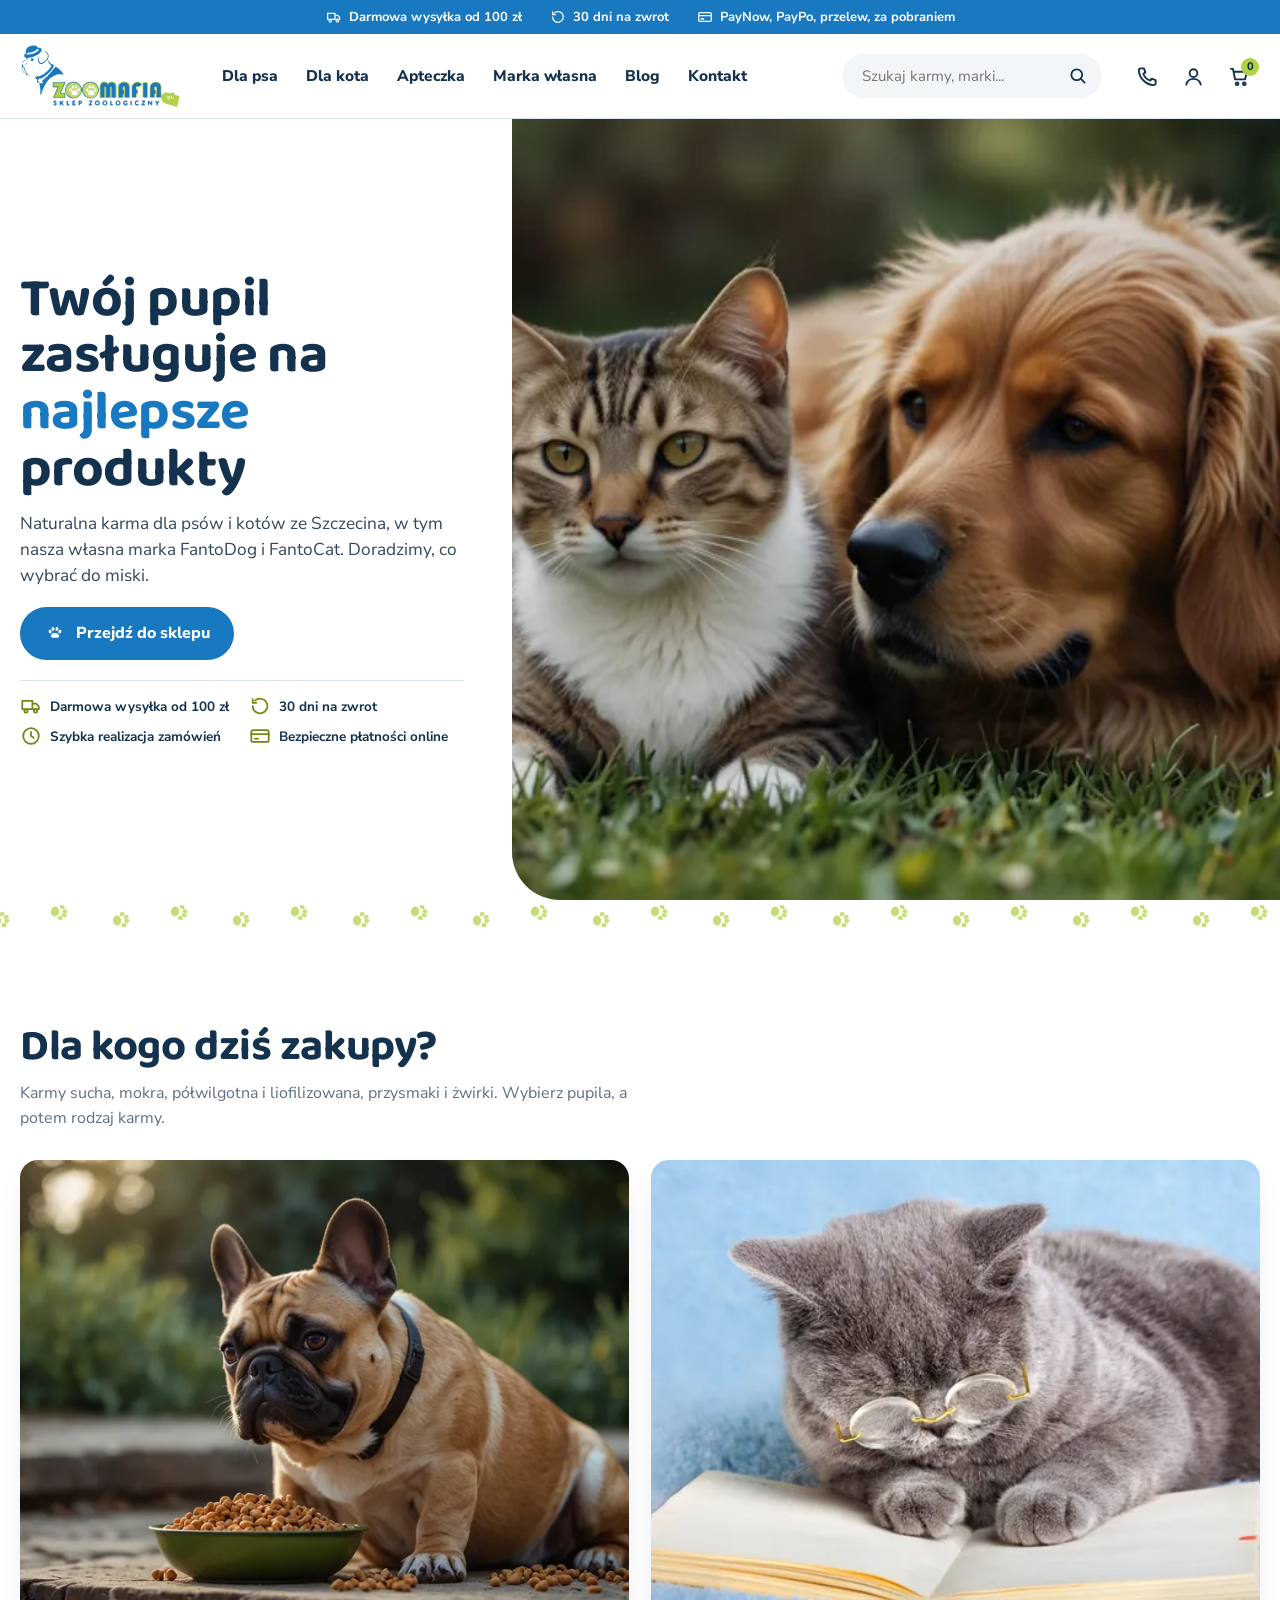
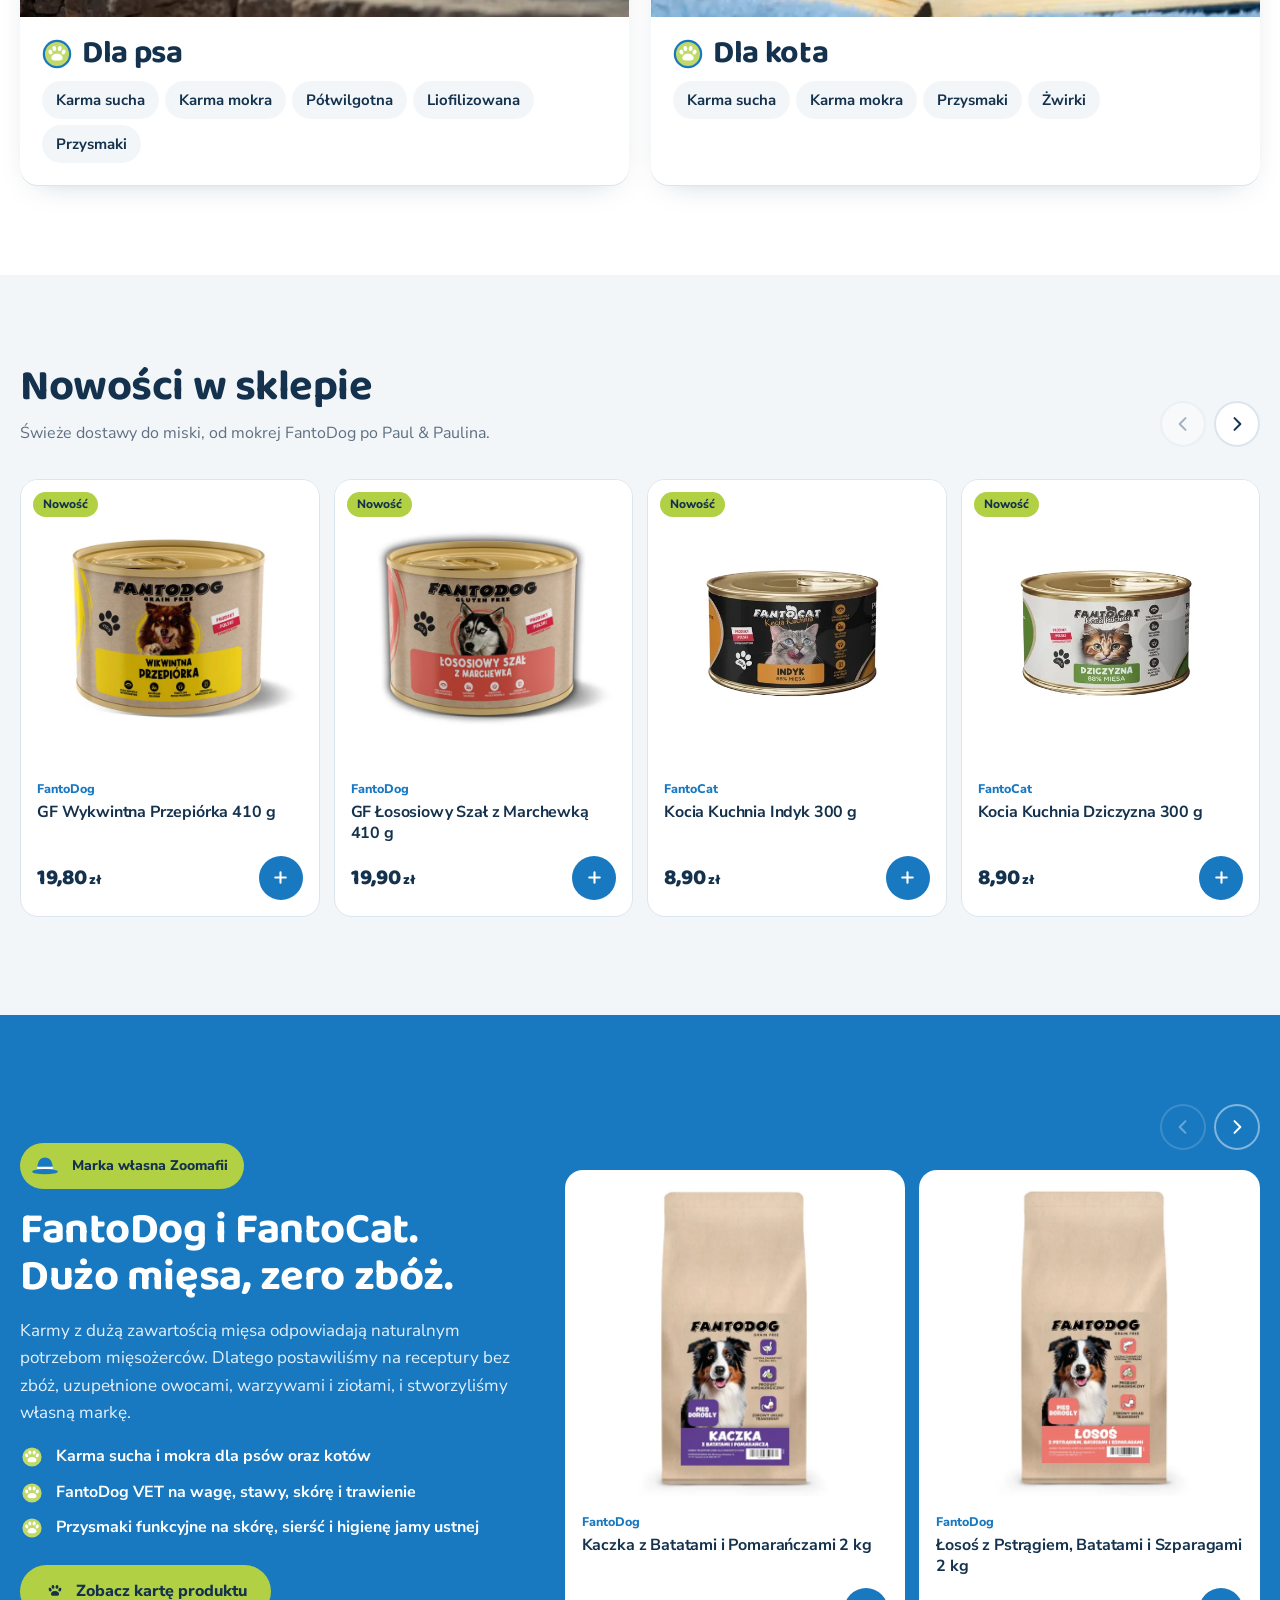
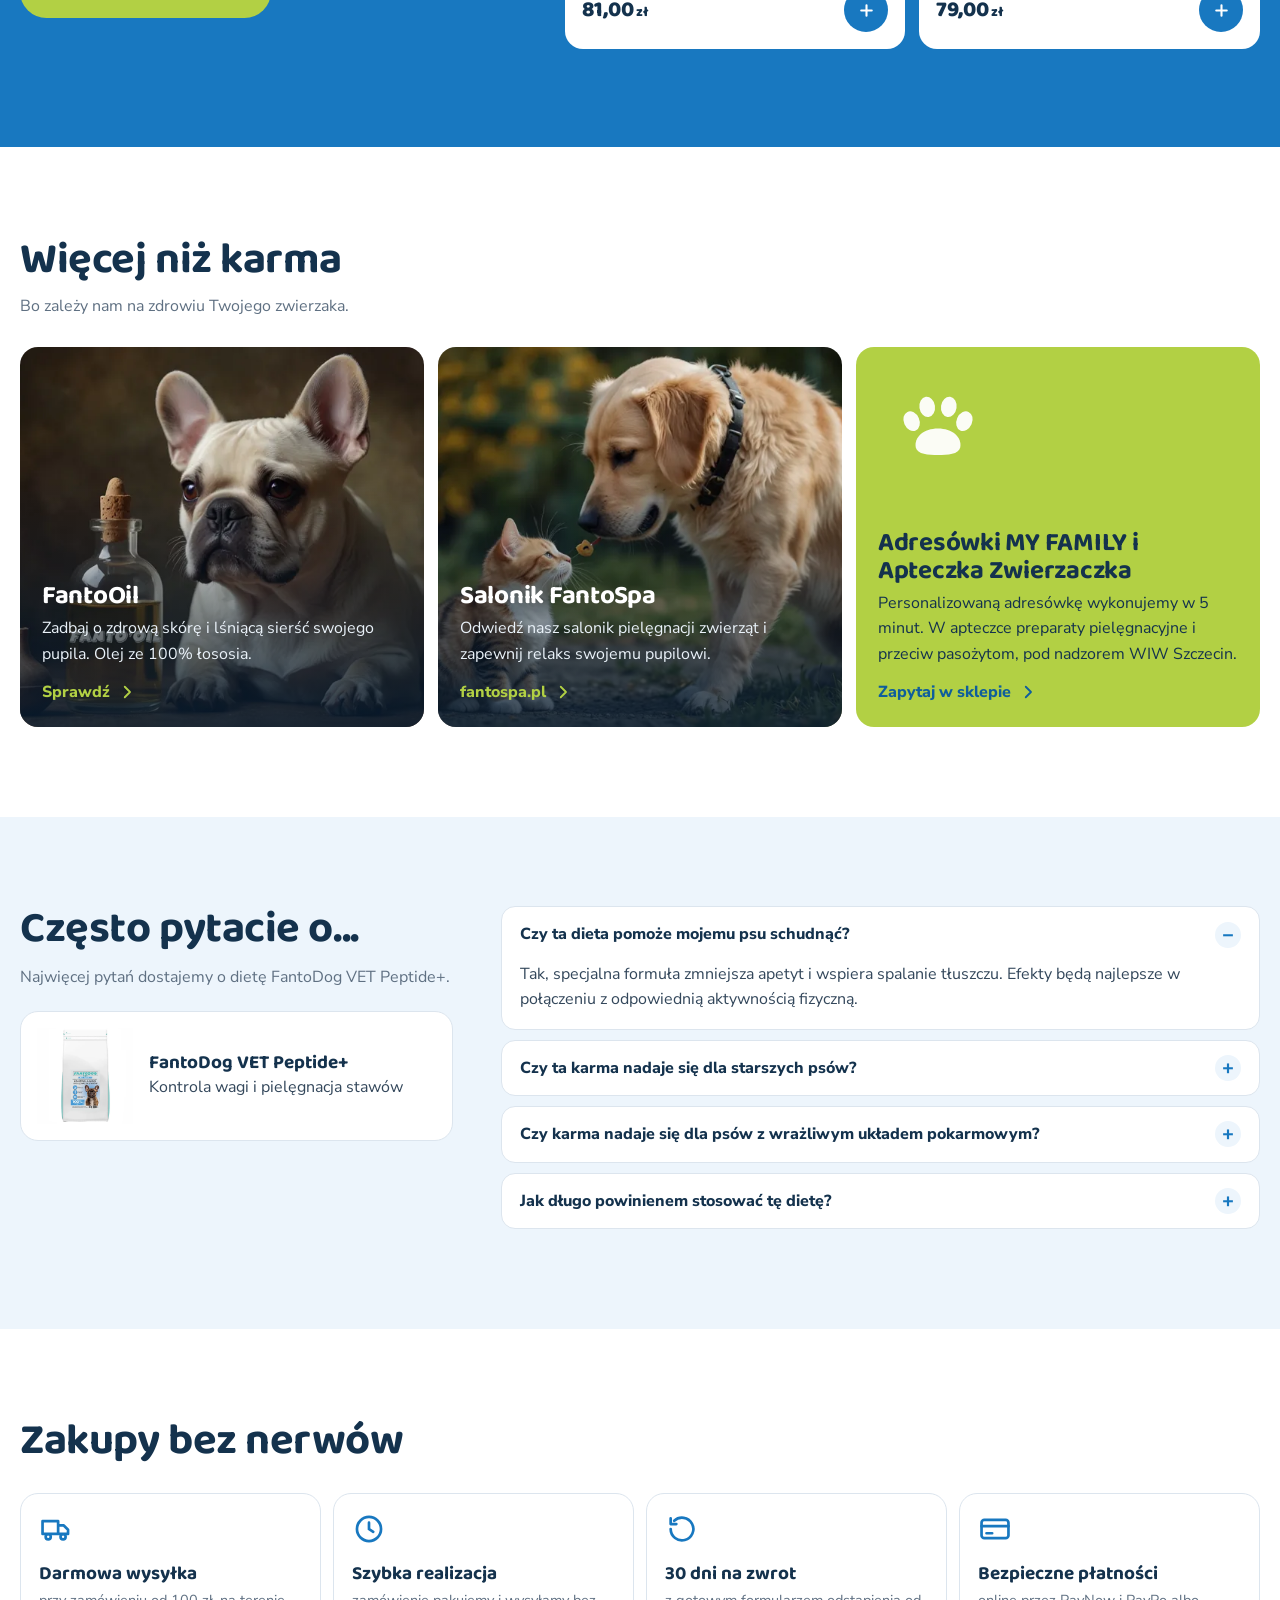
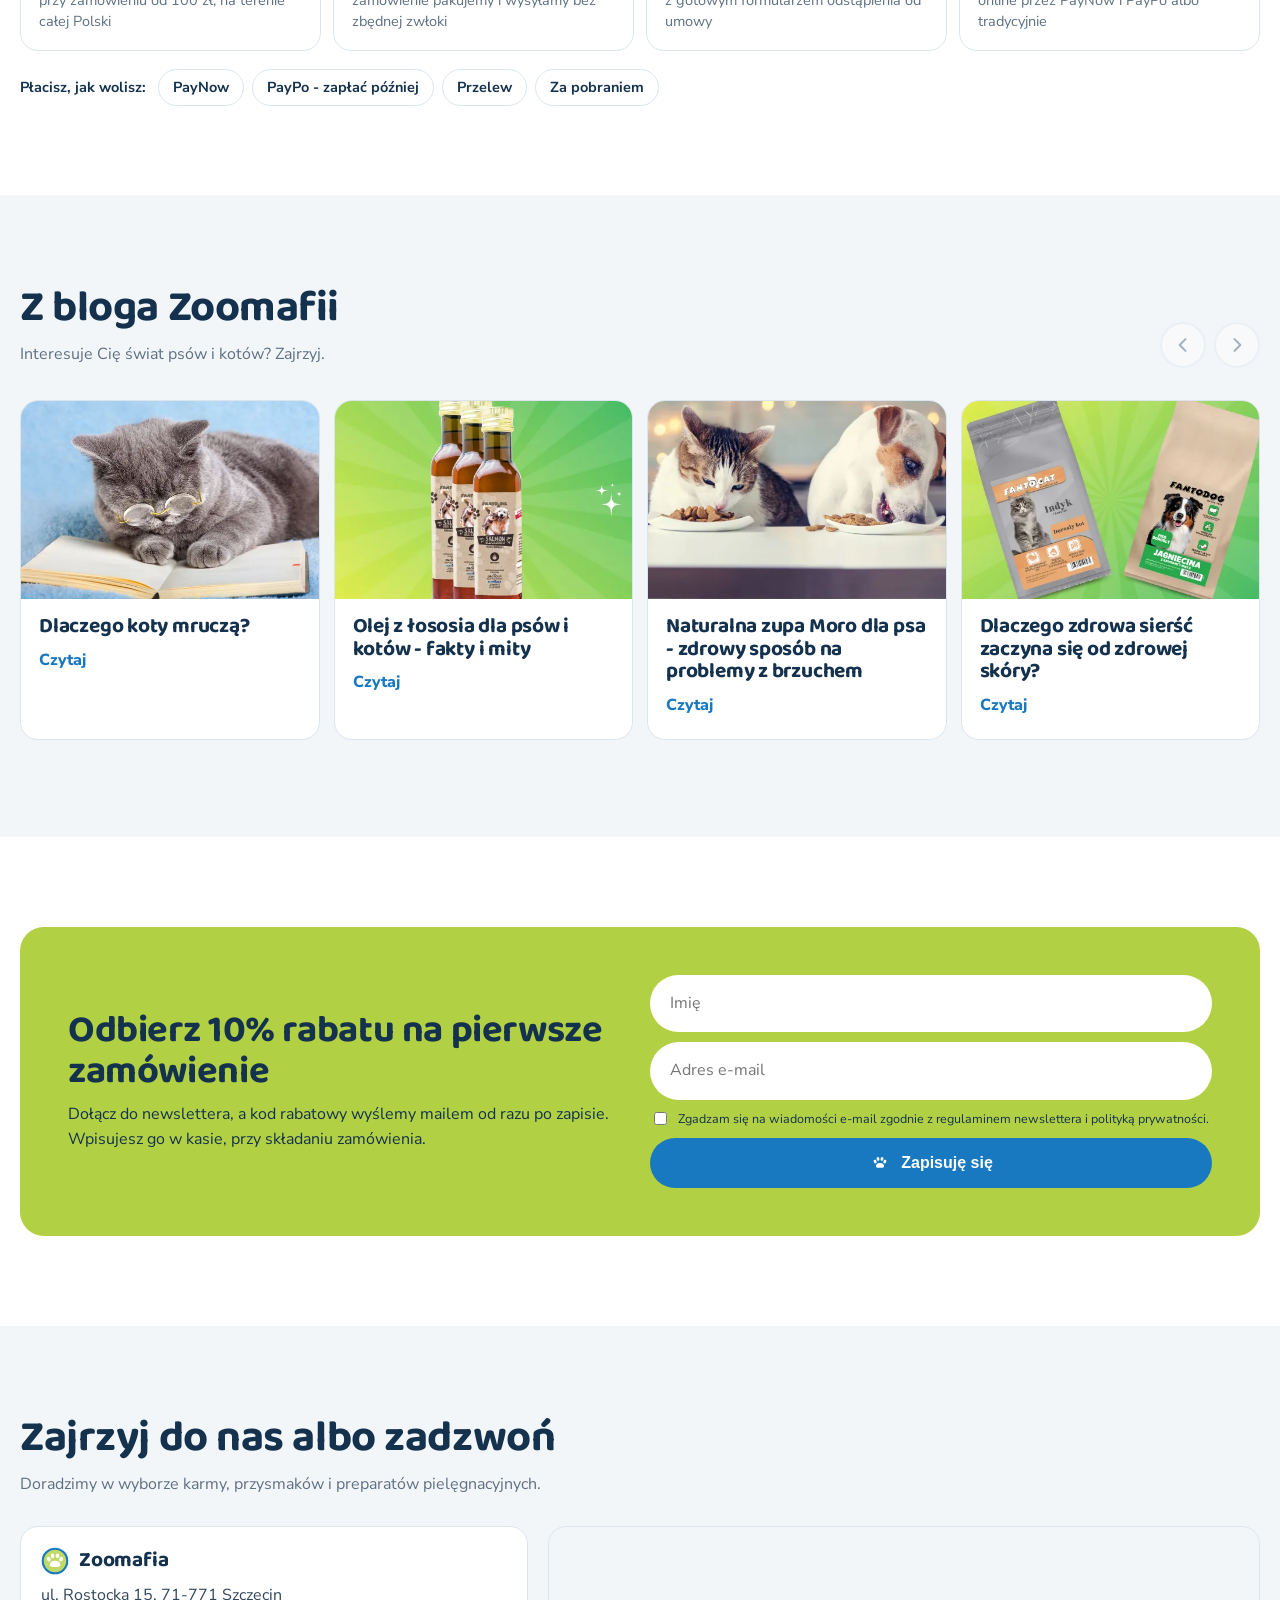
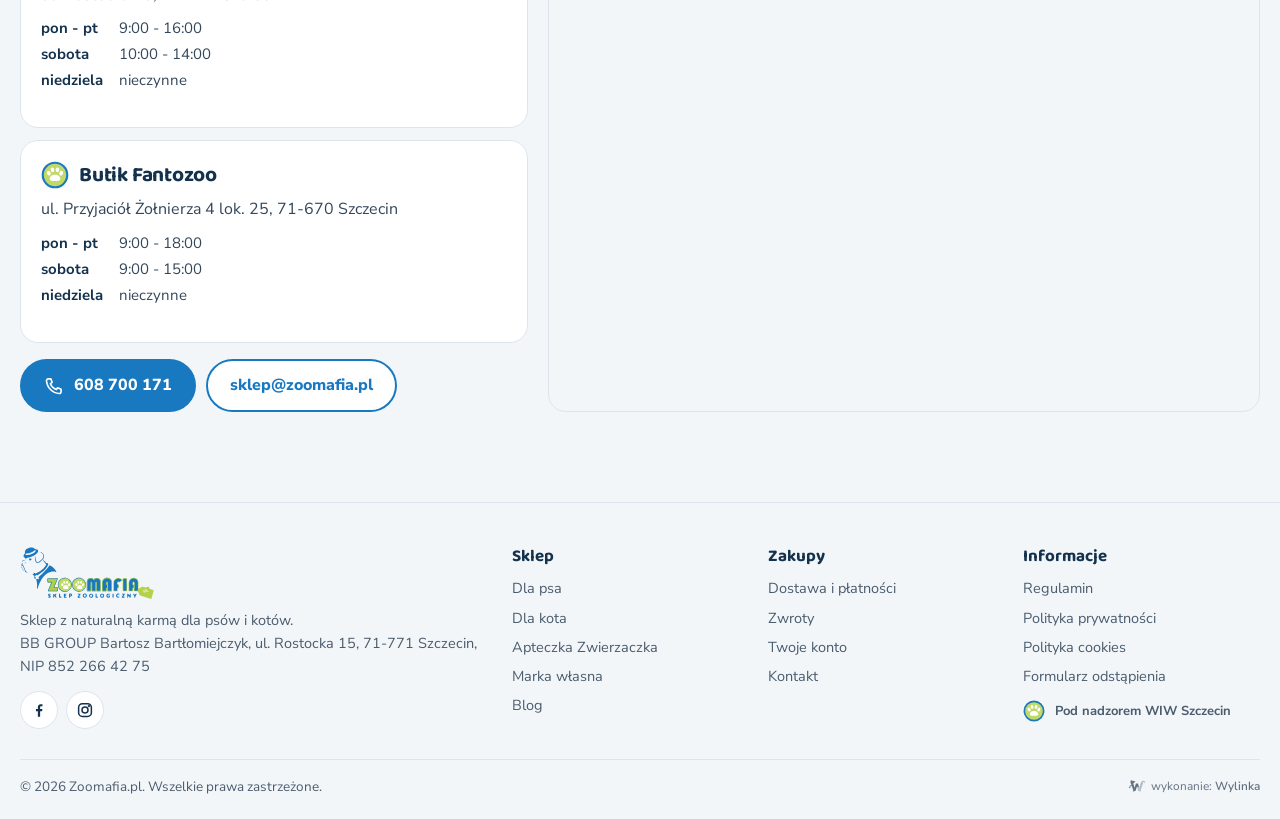
<file: index.html>
<!doctype html>
<html lang="pl">
<head>
<meta charset="utf-8">
<meta name="viewport" content="width=device-width,initial-scale=1,viewport-fit=cover">
<meta name="robots" content="noindex,nofollow">
<title>Zoomafia - sklep zoologiczny w Szczecinie | naturalna karma dla psów i kotów</title>
<meta name="description" content="Zoomafia - sklep z naturalną karmą dla psów i kotów ze Szczecina. Marka własna FantoDog i FantoCat, darmowa wysyłka od 100 zł, 30 dni na zwrot.">
<meta property="og:title" content="Zoomafia - naturalna karma dla psów i kotów">
<meta property="og:description" content="Sklep zoologiczny ze Szczecina. Marka własna FantoDog i FantoCat, darmowa wysyłka od 100 zł.">
<meta property="og:image" content="img/hero-pies-kot-1600.webp">
<meta name="theme-color" content="#1878C0">
<link rel="icon" href="img/favicon.svg" type="image/svg+xml">
<link rel="preconnect" href="https://fonts.googleapis.com">
<link rel="preconnect" href="https://fonts.gstatic.com" crossorigin>
<link href="https://fonts.googleapis.com/css2?family=Baloo+2:wght@600;700;800&family=Nunito+Sans:opsz,wght@6..12,400;6..12,600;6..12,700;6..12,800&display=swap" rel="stylesheet">
<link rel="preload" as="image" href="img/hero-pies-kot-900.webp" imagesrcset="img/hero-pies-kot-900.webp 900w, img/hero-pies-kot-1600.webp 1600w" imagesizes="(min-width:900px) 62vw, 100vw">
<link rel="stylesheet" href="style.css">
<style>
.wylinka-badge{display:inline-flex;align-items:center;gap:.4em;color:inherit;text-decoration:none;font-size:.875em;line-height:1;opacity:.85}
.wylinka-badge:hover,.wylinka-badge:focus-visible{opacity:1}
.wylinka-badge:focus-visible{outline:2px solid currentColor;outline-offset:3px;border-radius:2px}
.wylinka-badge svg{width:18px;height:18px;flex:none;overflow:visible}
.wylinka-badge b{font-weight:600}
.wylinka-badge .wy-old{opacity:.45;transform-origin:40px 30px;transition:transform .32s cubic-bezier(.3,.7,.4,1),opacity .32s ease-out}
.wylinka-badge .wy-pod{opacity:0;transition:opacity .2s ease-out .08s}
.wylinka-badge:hover .wy-old,.wylinka-badge:focus-visible .wy-old{transform:translate(9px,7px) rotate(9deg);opacity:0}
.wylinka-badge:hover .wy-pod,.wylinka-badge:focus-visible .wy-pod{opacity:1}
@media (prefers-reduced-motion:reduce){.wylinka-badge .wy-old,.wylinka-badge .wy-pod{transition:none}.wylinka-badge:hover .wy-old,.wylinka-badge:focus-visible .wy-old{transform:none;opacity:.45}.wylinka-badge:hover .wy-pod,.wylinka-badge:focus-visible .wy-pod{opacity:0}}
</style>
</head>
<body>
<svg width="0" height="0" style="position:absolute" aria-hidden="true">
 <symbol id="lapa" viewBox="0 0 40 40"><circle cx="20" cy="20" r="17.5" fill="#C1D968" stroke="#1878C0" stroke-width="3"/><g fill="#fff"><path d="M12.6 26.2c-.7-3.6 2.7-6.4 7.4-6.4s8.1 2.8 7.4 6.4c-.5 2.3-4.2 2.5-7.4 2.5s-6.9-.2-7.4-2.5z"/><ellipse cx="11.2" cy="17.4" rx="2.6" ry="3.4" transform="rotate(-24 11.2 17.4)"/><ellipse cx="16.4" cy="12.6" rx="2.6" ry="3.4" transform="rotate(-8 16.4 12.6)"/><ellipse cx="23.6" cy="12.6" rx="2.6" ry="3.4" transform="rotate(8 23.6 12.6)"/><ellipse cx="28.8" cy="17.4" rx="2.6" ry="3.4" transform="rotate(24 28.8 17.4)"/></g></symbol>
 <symbol id="lapa-b" viewBox="0 0 40 40"><g fill="currentColor"><path d="M12.6 26.2c-.7-3.6 2.7-6.4 7.4-6.4s8.1 2.8 7.4 6.4c-.5 2.3-4.2 2.5-7.4 2.5s-6.9-.2-7.4-2.5z"/><ellipse cx="11.2" cy="17.4" rx="2.6" ry="3.4" transform="rotate(-24 11.2 17.4)"/><ellipse cx="16.4" cy="12.6" rx="2.6" ry="3.4" transform="rotate(-8 16.4 12.6)"/><ellipse cx="23.6" cy="12.6" rx="2.6" ry="3.4" transform="rotate(8 23.6 12.6)"/><ellipse cx="28.8" cy="17.4" rx="2.6" ry="3.4" transform="rotate(24 28.8 17.4)"/></g></symbol>
 <symbol id="melonik" viewBox="0 0 40 40"><path d="M9.5 25.5C9.5 13 14 8.5 20 8.5s10.5 4.5 10.5 17z" fill="#1878C0"/><rect x="9.5" y="21" width="21" height="3.6" fill="#fff"/><ellipse cx="20" cy="27.5" rx="17" ry="3.6" fill="#1878C0"/></symbol>
 <symbol id="i-tel" viewBox="0 0 24 24"><path fill="none" stroke="currentColor" stroke-width="2" stroke-linecap="round" stroke-linejoin="round" d="M5 3.5h3.2l1.6 4.2-2.1 1.4a11.5 11.5 0 0 0 7.2 7.2l1.4-2.1 4.2 1.6V19a2 2 0 0 1-2.2 2A16.5 16.5 0 0 1 3 5.7 2 2 0 0 1 5 3.5z"/></symbol>
 <symbol id="i-kosz" viewBox="0 0 24 24"><g fill="none" stroke="currentColor" stroke-width="2" stroke-linecap="round" stroke-linejoin="round"><path d="M3 4h2.2l2.2 11h10.4l2-8H6.3"/><circle cx="9.5" cy="19.5" r="1.4"/><circle cx="17" cy="19.5" r="1.4"/></g></symbol>
 <symbol id="i-plus" viewBox="0 0 24 24"><g fill="none" stroke="currentColor" stroke-width="2.4" stroke-linecap="round"><path d="M12 6v12M6 12h12"/></g></symbol>
 <symbol id="i-konto" viewBox="0 0 24 24"><g fill="none" stroke="currentColor" stroke-width="2" stroke-linecap="round"><circle cx="12" cy="8.5" r="4"/><path d="M4.5 20.5c.8-3.9 3.8-6 7.5-6s6.7 2.1 7.5 6"/></g></symbol>
 <symbol id="i-lupa" viewBox="0 0 24 24"><g fill="none" stroke="currentColor" stroke-width="2.2" stroke-linecap="round"><circle cx="10.5" cy="10.5" r="6.5"/><path d="M15.5 15.5 20 20"/></g></symbol>
 <symbol id="i-menu" viewBox="0 0 24 24"><g fill="none" stroke="currentColor" stroke-width="2.2" stroke-linecap="round"><path d="M4 7h16M4 12h16M4 17h16"/></g></symbol>
 <symbol id="i-x" viewBox="0 0 24 24"><g fill="none" stroke="currentColor" stroke-width="2.2" stroke-linecap="round"><path d="M6 6l12 12M18 6 6 18"/></g></symbol>
 <symbol id="i-auto" viewBox="0 0 24 24"><g fill="none" stroke="currentColor" stroke-width="1.9" stroke-linecap="round" stroke-linejoin="round"><path d="M2.5 6.5h11v9h-11zM13.5 9.5h4l3 3v3h-7"/><circle cx="6.5" cy="17.5" r="1.8"/><circle cx="17" cy="17.5" r="1.8"/></g></symbol>
 <symbol id="i-zwrot" viewBox="0 0 24 24"><g fill="none" stroke="currentColor" stroke-width="1.9" stroke-linecap="round" stroke-linejoin="round"><path d="M4 12a8 8 0 1 0 2.5-5.8"/><path d="M4 4.5v4h4"/></g></symbol>
 <symbol id="i-czas" viewBox="0 0 24 24"><g fill="none" stroke="currentColor" stroke-width="1.9" stroke-linecap="round"><circle cx="12" cy="12" r="8.5"/><path d="M12 7.5V12l3 2"/></g></symbol>
 <symbol id="i-karta" viewBox="0 0 24 24"><g fill="none" stroke="currentColor" stroke-width="1.9" stroke-linecap="round" stroke-linejoin="round"><rect x="2.5" y="5.5" width="19" height="13" rx="2"/><path d="M2.5 10h19M6 15h4"/></g></symbol>
 <symbol id="i-l" viewBox="0 0 24 24"><path fill="none" stroke="currentColor" stroke-width="2.4" stroke-linecap="round" stroke-linejoin="round" d="M15 5l-7 7 7 7"/></symbol>
 <symbol id="i-p" viewBox="0 0 24 24"><path fill="none" stroke="currentColor" stroke-width="2.4" stroke-linecap="round" stroke-linejoin="round" d="M9 5l7 7-7 7"/></symbol>
 <symbol id="i-fb" viewBox="0 0 24 24"><path fill="currentColor" d="M13.5 21v-7.5h2.6l.4-3h-3V8.6c0-.9.3-1.5 1.5-1.5h1.6V4.4c-.3 0-1.2-.1-2.3-.1-2.3 0-3.8 1.4-3.8 3.9v2.3H7.9v3h2.6V21z"/></symbol>
 <symbol id="i-ig" viewBox="0 0 24 24"><g fill="none" stroke="currentColor" stroke-width="2"><rect x="3.5" y="3.5" width="17" height="17" rx="5"/><circle cx="12" cy="12" r="4"/><circle cx="17.2" cy="6.8" r=".6" fill="currentColor"/></g></symbol>
</svg>

<div class="tb"><div class="wrap">
 <span><svg><use href="#i-auto"/></svg>Darmowa wysyłka od 100 zł</span>
 <span class="d"><svg><use href="#i-zwrot"/></svg>30 dni na zwrot</span>
 <span class="d"><svg><use href="#i-karta"/></svg>PayNow, PayPo, przelew, za pobraniem</span>
</div></div>

<header class="top">
 <div class="wrap">
  <a class="logo" href="index.html" aria-label="Zoomafia - strona główna"><img src="img/logo.svg" alt="Zoomafia - sklep zoologiczny" width="160" height="62"></a>
  <nav class="nav" aria-label="Kategorie">
   <div><a href="#zwierzeta">Dla psa</a>
    <div class="mega"><div class="mega-in">
     <div><b>Karma</b><a href="#nowosci">Karma sucha</a><a href="#nowosci">Karma mokra</a><a href="#nowosci">Karma półwilgotna</a><a href="#nowosci">Karma liofilizowana</a></div>
     <div><b>Do miski</b><a href="#nowosci">Przysmaki</a><a href="#marka">FantoDog</a><a href="#marka">FantoDog VET</a><a href="#wiecej">FantoOil</a></div>
    </div></div>
   </div>
   <div><a href="#zwierzeta">Dla kota</a>
    <div class="mega"><div class="mega-in">
     <div><b>Karma</b><a href="#nowosci">Karma sucha</a><a href="#nowosci">Karma mokra</a><a href="#nowosci">Przysmaki</a></div>
     <div><b>Do domu</b><a href="#nowosci">Żwirki</a><a href="#marka">FantoCat</a><a href="#wiecej">FantoOil</a></div>
    </div></div>
   </div>
   <div><a href="#wiecej">Apteczka</a></div>
   <div><a href="#marka">Marka własna</a></div>
   <div><a href="#blog">Blog</a></div>
   <div><a href="#kontakt">Kontakt</a></div>
  </nav>
  <form class="szukaj" role="search" onsubmit="return false"><input type="search" placeholder="Szukaj karmy, marki..." aria-label="Szukaj w sklepie"><button type="submit" aria-label="Szukaj"><svg><use href="#i-lupa"/></svg></button></form>
  <div class="ikony">
   <a class="ik tel-m" href="tel:+48608700171" aria-label="Zadzwoń: 608 700 171"><svg><use href="#i-tel"/></svg></a>
   <a class="ik tel-d" href="tel:+48608700171" aria-label="Zadzwoń: 608 700 171"><svg><use href="#i-tel"/></svg></a>
   <a class="ik" href="#konto" aria-label="Twoje konto" data-demo><svg><use href="#i-konto"/></svg></a>
   <a class="ik" href="#koszyk" aria-label="Koszyk" data-demo><svg><use href="#i-kosz"/></svg><span class="ile" id="ile">0</span></a>
   <button class="ik burger" type="button" aria-label="Otwórz menu" aria-expanded="false" aria-controls="menu"><svg><use href="#i-menu"/></svg></button>
  </div>
 </div>
</header>

<div class="menu" id="menu" aria-hidden="true">
 <div class="tlo" data-zamknij></div>
 <div class="panel" role="dialog" aria-label="Menu">
  <div class="gora"><img src="img/logo.svg" alt="Zoomafia" width="104" height="40"><button class="ik" type="button" aria-label="Zamknij menu" data-zamknij><svg><use href="#i-x"/></svg></button></div>
  <nav>
   <details><summary><svg class="lapa"><use href="#lapa"/></svg>Dla psa</summary>
    <div class="pod"><a href="#nowosci">Karma sucha</a><a href="#nowosci">Karma mokra</a><a href="#nowosci">Karma półwilgotna</a><a href="#nowosci">Karma liofilizowana</a><a href="#nowosci">Przysmaki</a><a href="#marka"><b>FantoDog i FantoDog VET</b></a></div>
   </details>
   <details><summary><svg class="lapa"><use href="#lapa"/></svg>Dla kota</summary>
    <div class="pod"><a href="#nowosci">Karma sucha</a><a href="#nowosci">Karma mokra</a><a href="#nowosci">Przysmaki</a><a href="#nowosci">Żwirki</a><a href="#marka"><b>FantoCat</b></a></div>
   </details>
   <a href="#wiecej">Apteczka Zwierzaczka</a>
   <a href="#marka">Marka własna</a>
   <a href="#blog">Blog</a>
   <a href="#kontakt">Kontakt</a>
  </nav>
  <div class="dol">
   <a class="btn" href="tel:+48608700171"><svg width="20" height="20"><use href="#i-tel"/></svg>608 700 171</a>
   <a class="btn btn-out" href="mailto:sklep@zoomafia.pl">sklep@zoomafia.pl</a>
  </div>
 </div>
</div>

<main>
<section class="hero" aria-label="Powitanie">
 <div class="hero-foto"><img src="img/hero-pies-kot-900.webp" srcset="img/hero-pies-kot-900.webp 900w, img/hero-pies-kot-1600.webp 1600w" sizes="(min-width:900px) 62vw, 100vw" alt="Kot i pies leżą razem na trawie" width="1600" height="897" fetchpriority="high"></div>
 <div class="hero-in">
  <h1>Twój pupil zasługuje na <em>najlepsze</em> produkty</h1>
  <p class="lead">Naturalna karma dla psów i kotów ze Szczecina, w tym nasza własna marka FantoDog i FantoCat. Doradzimy, co wybrać do miski.</p>
  <div class="akcje">
   <a class="btn" href="#zwierzeta"><svg class="lapa"><use href="#lapa-b"/></svg>Przejdź do sklepu</a>
  </div>
  <div class="obietnice">
   <span><svg><use href="#i-auto"/></svg>Darmowa wysyłka od 100 zł</span>
   <span><svg><use href="#i-zwrot"/></svg>30 dni na zwrot</span>
   <span class="d"><svg><use href="#i-czas"/></svg>Szybka realizacja zamówień</span>
   <span class="d"><svg><use href="#i-karta"/></svg>Bezpieczne płatności online</span>
  </div>
 </div>
</section>

<div class="slad" aria-hidden="true"></div>

<section class="sek" id="zwierzeta">
 <div class="wrap">
  <div class="glowa"><div><h2>Dla kogo dziś zakupy?</h2><p>Karmy sucha, mokra, półwilgotna i liofilizowana, przysmaki i żwirki. Wybierz pupila, a potem rodzaj karmy.</p></div></div>
  <div class="dwa">
   <article class="zwierz">
    <div class="foto"><img src="img/buldog-karma-900.webp" alt="Buldog francuski przy misce z suchą karmą" loading="lazy" width="900" height="505"></div>
    <div class="in">
     <h3><svg class="lapa"><use href="#lapa"/></svg><a href="#nowosci">Dla psa</a></h3>
     <div class="chipy"><a href="#nowosci">Karma sucha</a><a href="#nowosci">Karma mokra</a><a href="#nowosci">Półwilgotna</a><a href="#nowosci">Liofilizowana</a><a href="#nowosci">Przysmaki</a></div>
    </div>
   </article>
   <article class="zwierz">
    <div class="foto"><img src="img/kot-okulary.webp" alt="Kot śpiący na otwartej książce, w okularach" loading="lazy" width="600" height="400"></div>
    <div class="in">
     <h3><svg class="lapa"><use href="#lapa"/></svg><a href="#nowosci">Dla kota</a></h3>
     <div class="chipy"><a href="#nowosci">Karma sucha</a><a href="#nowosci">Karma mokra</a><a href="#nowosci">Przysmaki</a><a href="#nowosci">Żwirki</a></div>
    </div>
   </article>
  </div>
 </div>
</section>

<section class="sek sek-szara" id="nowosci">
 <div class="wrap">
  <div class="glowa">
   <div><h2>Nowości w sklepie</h2><p>Świeże dostawy do miski, od mokrej FantoDog po Paul &amp; Paulina.</p></div>
   <div class="tor-nav" data-tor="t-nowosci"><button type="button" aria-label="Poprzednie" data-k="-1"><svg><use href="#i-l"/></svg></button><button type="button" aria-label="Następne" data-k="1"><svg><use href="#i-p"/></svg></button></div>
  </div>
  <div class="tor" id="t-nowosci">
   <article class="prod"><div class="zd"><span class="met">Nowość</span><img src="img/p1837.webp" alt="FantoDog GF Wykwintna Przepiórka 410g" loading="lazy" width="640" height="640"></div><div class="in"><span class="marka">FantoDog</span><h3><a href="produkt.html">GF Wykwintna Przepiórka 410 g</a></h3><div class="dol"><span class="cena">19,80<small>zł</small></span><button class="dokosza" type="button" aria-label="Do koszyka"><svg><use href="#i-plus"/></svg></button></div></div></article>
   <article class="prod"><div class="zd"><span class="met">Nowość</span><img src="img/p1836.webp" alt="FantoDog GF Łososiowy Szał z Marchewką 410g" loading="lazy" width="640" height="640"></div><div class="in"><span class="marka">FantoDog</span><h3><a href="produkt.html">GF Łososiowy Szał z Marchewką 410 g</a></h3><div class="dol"><span class="cena">19,90<small>zł</small></span><button class="dokosza" type="button" aria-label="Do koszyka"><svg><use href="#i-plus"/></svg></button></div></div></article>
   <article class="prod"><div class="zd"><span class="met">Nowość</span><img src="img/p1835.webp" alt="FantoCat Kocia Kuchnia Indyk 300g" loading="lazy" width="500" height="500"></div><div class="in"><span class="marka">FantoCat</span><h3><a href="produkt.html">Kocia Kuchnia Indyk 300 g</a></h3><div class="dol"><span class="cena">8,90<small>zł</small></span><button class="dokosza" type="button" aria-label="Do koszyka"><svg><use href="#i-plus"/></svg></button></div></div></article>
   <article class="prod"><div class="zd"><span class="met">Nowość</span><img src="img/p1834.webp" alt="FantoCat Kocia Kuchnia Dziczyzna 300g" loading="lazy" width="500" height="500"></div><div class="in"><span class="marka">FantoCat</span><h3><a href="produkt.html">Kocia Kuchnia Dziczyzna 300 g</a></h3><div class="dol"><span class="cena">8,90<small>zł</small></span><button class="dokosza" type="button" aria-label="Do koszyka"><svg><use href="#i-plus"/></svg></button></div></div></article>
   <article class="prod"><div class="zd"><span class="met">Nowość</span><img src="img/p1833.webp" alt="Paul &amp; Paulina Królik z Ziemniakami, Marchewką i Mniszkiem Lekarskim 200g" loading="lazy" width="500" height="500"></div><div class="in"><span class="marka">Paul &amp; Paulina</span><h3><a href="produkt.html">Królik z Ziemniakami, Marchewką i Mniszkiem Lekarskim 200 g</a></h3><div class="dol"><span class="cena">21,90<small>zł</small></span><button class="dokosza" type="button" aria-label="Do koszyka"><svg><use href="#i-plus"/></svg></button></div></div></article>
   <article class="prod"><div class="zd"><span class="met">Nowość</span><img src="img/p1830.webp" alt="Paul &amp; Paulina Konina z Batatami i Rumiankiem 200g" loading="lazy" width="500" height="500"></div><div class="in"><span class="marka">Paul &amp; Paulina</span><h3><a href="produkt.html">Konina z Batatami i Rumiankiem 200 g</a></h3><div class="dol"><span class="cena">22,50<small>zł</small></span><button class="dokosza" type="button" aria-label="Do koszyka"><svg><use href="#i-plus"/></svg></button></div></div></article>
   <article class="prod"><div class="zd"><span class="met">Nowość</span><img src="img/p1827.webp" alt="FantoDog GF Wołowy Rarytas z Warzywami 200g" loading="lazy" width="640" height="640"></div><div class="in"><span class="marka">FantoDog</span><h3><a href="produkt.html">GF Wołowy Rarytas z Warzywami 200 g</a></h3><div class="dol"><span class="cena">7,50<small>zł</small></span><button class="dokosza" type="button" aria-label="Do koszyka"><svg><use href="#i-plus"/></svg></button></div></div></article>
   <article class="prod"><div class="zd"><span class="met">Nowość</span><img src="img/p1825.webp" alt="Dog's Love Rind - Wołowina z Batatami i Jabłkami 2kg" loading="lazy" width="640" height="640"></div><div class="in"><span class="marka">Dog's Love</span><h3><a href="produkt.html">Rind - Wołowina z Batatami i Jabłkami 2 kg</a></h3><div class="dol"><span class="cena">109,00<small>zł</small></span><button class="dokosza" type="button" aria-label="Do koszyka"><svg><use href="#i-plus"/></svg></button></div></div></article>
  </div>
 </div>
</section>

<section class="sek marka-sek" id="marka">
 <div class="wrap uklad">
  <div class="tekst">
   <span class="pieczec"><svg><use href="#melonik"/></svg>Marka własna Zoomafii</span>
   <h2>FantoDog i FantoCat. Dużo mięsa, zero zbóż.</h2>
   <p style="margin-top:16px">Karmy z dużą zawartością mięsa odpowiadają naturalnym potrzebom mięsożerców. Dlatego postawiliśmy na receptury bez zbóż, uzupełnione owocami, warzywami i ziołami, i stworzyliśmy własną markę.</p>
   <ul class="lista">
    <li><svg class="lapa"><use href="#lapa"/></svg>Karma sucha i mokra dla psów oraz kotów</li>
    <li><svg class="lapa"><use href="#lapa"/></svg>FantoDog VET na wagę, stawy, skórę i trawienie</li>
    <li><svg class="lapa"><use href="#lapa"/></svg>Przysmaki funkcyjne na skórę, sierść i higienę jamy ustnej</li>
   </ul>
   <a class="btn btn-lime" href="produkt.html"><svg class="lapa"><use href="#lapa-b"/></svg>Zobacz kartę produktu</a>
  </div>
  <div>
   <div class="glowa" style="margin-bottom:16px;justify-content:flex-end"><div class="tor-nav" data-tor="t-marka"><button type="button" aria-label="Poprzednie" data-k="-1"><svg><use href="#i-l"/></svg></button><button type="button" aria-label="Następne" data-k="1"><svg><use href="#i-p"/></svg></button></div></div>
   <div class="tor" id="t-marka">
    <article class="prod"><div class="zd"><img src="img/p1717.webp" alt="FantoDog Kaczka z Batatami i Pomarańczami 2kg" loading="lazy" width="640" height="640"></div><div class="in"><span class="marka">FantoDog</span><h3><a href="produkt.html">Kaczka z Batatami i Pomarańczami 2 kg</a></h3><div class="dol"><span class="cena">81,00<small>zł</small></span><button class="dokosza" type="button" aria-label="Do koszyka"><svg><use href="#i-plus"/></svg></button></div></div></article>
    <article class="prod"><div class="zd"><img src="img/p1727.webp" alt="FantoDog Łosoś z Pstrągiem, Batatami i Szparagami 2kg" loading="lazy" width="640" height="640"></div><div class="in"><span class="marka">FantoDog</span><h3><a href="produkt.html">Łosoś z Pstrągiem, Batatami i Szparagami 2 kg</a></h3><div class="dol"><span class="cena">79,00<small>zł</small></span><button class="dokosza" type="button" aria-label="Do koszyka"><svg><use href="#i-plus"/></svg></button></div></div></article>
    <article class="prod"><div class="zd"><img src="img/p1715.webp" alt="FantoDog Królik z Batatami i Jeżyną 2kg" loading="lazy" width="640" height="640"></div><div class="in"><span class="marka">FantoDog</span><h3><a href="produkt.html">Królik z Batatami i Jeżyną 2 kg</a></h3><div class="dol"><span class="cena">83,00<small>zł</small></span><button class="dokosza" type="button" aria-label="Do koszyka"><svg><use href="#i-plus"/></svg></button></div></div></article>
    <article class="prod"><div class="zd"><img src="img/p1687.webp" alt="FantoDog VET Kontrola Wagi i Pielęgnacja Stawów 1,5kg" loading="lazy" width="640" height="640"></div><div class="in"><span class="marka">FantoDog VET</span><h3><a href="produkt.html">Kontrola Wagi i Pielęgnacja Stawów 1,5 kg</a></h3><div class="dol"><span class="cena">85,00<small>zł</small></span><button class="dokosza" type="button" aria-label="Do koszyka"><svg><use href="#i-plus"/></svg></button></div></div></article>
    <article class="prod"><div class="zd"><img src="img/p1323.webp" alt="FantoCat Connoisseur Cat Łosoś z Białą Rybą 1,5kg" loading="lazy" width="640" height="640"></div><div class="in"><span class="marka">FantoCat</span><h3><a href="produkt.html">Connoisseur Cat Łosoś z Białą Rybą 1,5 kg</a></h3><div class="dol"><span class="cena">79,00<small>zł</small></span><button class="dokosza" type="button" aria-label="Do koszyka"><svg><use href="#i-plus"/></svg></button></div></div></article>
    <article class="prod"><div class="zd"><img src="img/p1709.webp" alt="FantoCat Connoisseur Cat Kaczka z Sardynkami 300g" loading="lazy" width="640" height="640"></div><div class="in"><span class="marka">FantoCat</span><h3><a href="produkt.html">Connoisseur Cat Kaczka z Sardynkami 300 g</a></h3><div class="dol"><span class="cena">28,00<small>zł</small></span><button class="dokosza" type="button" aria-label="Do koszyka"><svg><use href="#i-plus"/></svg></button></div></div></article>
    <article class="prod"><div class="zd"><img src="img/p1645.webp" alt="FantoOil olej z 100% łososia 250ml" loading="lazy" width="640" height="640"></div><div class="in"><span class="marka">FantoOil</span><h3><a href="produkt.html">Olej z 100% łososia 250 ml</a></h3><div class="dol"><span class="cena">23,90<small>zł</small></span><button class="dokosza" type="button" aria-label="Do koszyka"><svg><use href="#i-plus"/></svg></button></div></div></article>
   </div>
  </div>
 </div>
</section>

<section class="sek" id="wiecej">
 <div class="wrap">
  <div class="glowa"><div><h2>Więcej niż karma</h2><p>Bo zależy nam na zdrowiu Twojego zwierzaka.</p></div></div>
  <div class="kafle">
   <a class="kafel" href="#wiecej" data-demo><img src="img/fantooil-buldog-900.webp" alt="Buldog francuski obok butelki oleju FantoOil" loading="lazy" width="900" height="505"><div class="in"><h3>FantoOil</h3><p>Zadbaj o zdrową skórę i lśniącą sierść swojego pupila. Olej ze 100% łososia.</p><span class="str">Sprawdź <svg width="18" height="18"><use href="#i-p"/></svg></span></div></a>
   <a class="kafel" href="http://www.fantospa.pl" target="_blank" rel="noopener"><img src="img/pies-kot-zabawa-900.webp" alt="Pies i kot bawią się na trawie" loading="lazy" width="900" height="505"><div class="in"><h3>Salonik FantoSpa</h3><p>Odwiedź nasz salonik pielęgnacji zwierząt i zapewnij relaks swojemu pupilowi.</p><span class="str">fantospa.pl <svg width="18" height="18"><use href="#i-p"/></svg></span></div></a>
   <a class="kafel kafel-txt" href="#kontakt"><div class="in"><svg class="duza" aria-hidden="true"><use href="#lapa-b"/></svg><div><h3>Adresówki MY FAMILY i Apteczka Zwierzaczka</h3><p>Personalizowaną adresówkę wykonujemy w 5 minut. W apteczce preparaty pielęgnacyjne i przeciw pasożytom, pod nadzorem WIW Szczecin.</p><span class="str">Zapytaj w sklepie <svg width="18" height="18"><use href="#i-p"/></svg></span></div></div></a>
  </div>
 </div>
</section>

<section class="sek sek-sky" id="faq">
 <div class="wrap faq">
  <div>
   <h2>Często pytacie o...</h2>
   <p style="margin:12px 0 20px;color:var(--mut)">Najwięcej pytań dostajemy o dietę FantoDog VET Peptide+.</p>
   <div class="prodfaq"><img src="img/p1687.webp" alt="FantoDog VET Kontrola Wagi i Pielęgnacja Stawów" loading="lazy" width="96" height="96"><div><b>FantoDog VET Peptide+</b>Kontrola wagi i pielęgnacja stawów</div></div>
  </div>
  <div>
   <details open><summary>Czy ta dieta pomoże mojemu psu schudnąć?</summary><p>Tak, specjalna formuła zmniejsza apetyt i wspiera spalanie tłuszczu. Efekty będą najlepsze w połączeniu z odpowiednią aktywnością fizyczną.</p></details>
   <details><summary>Czy ta karma nadaje się dla starszych psów?</summary><p>Tak, jest idealna dla psów starszych i mniej aktywnych, ponieważ wspiera zdrowie stawów i pomaga utrzymać optymalną wagę.</p></details>
   <details><summary>Czy karma nadaje się dla psów z wrażliwym układem pokarmowym?</summary><p>Tak, hydrolizowane białka rybne są lekkostrawne i minimalizują ryzyko nietolerancji pokarmowych.</p></details>
   <details><summary>Jak długo powinienem stosować tę dietę?</summary><p>To zależy od stanu psa i zaleceń weterynarza. Może być stosowana tymczasowo (do uzyskania docelowej wagi) albo długoterminowo, jako element profilaktyki zdrowotnej.</p></details>
  </div>
 </div>
</section>

<section class="sek" id="zakupy">
 <div class="wrap">
  <div class="glowa"><div><h2>Zakupy bez nerwów</h2></div></div>
  <div class="zakupy">
   <div class="zak"><svg><use href="#i-auto"/></svg><b>Darmowa wysyłka</b><span>przy zamówieniu od 100 zł, na terenie całej Polski</span></div>
   <div class="zak"><svg><use href="#i-czas"/></svg><b>Szybka realizacja</b><span>zamówienie pakujemy i wysyłamy bez zbędnej zwłoki</span></div>
   <div class="zak"><svg><use href="#i-zwrot"/></svg><b>30 dni na zwrot</b><span>z gotowym formularzem odstąpienia od umowy</span></div>
   <div class="zak"><svg><use href="#i-karta"/></svg><b>Bezpieczne płatności</b><span>online przez PayNow i PayPo albo tradycyjnie</span></div>
  </div>
  <div class="platnosci"><b>Płacisz, jak wolisz:</b><span>PayNow</span><span>PayPo - zapłać później</span><span>Przelew</span><span>Za pobraniem</span></div>
 </div>
</section>

<section class="sek sek-szara" id="blog">
 <div class="wrap">
  <div class="glowa">
   <div><h2>Z bloga Zoomafii</h2><p>Interesuje Cię świat psów i kotów? Zajrzyj.</p></div>
   <div class="tor-nav" data-tor="t-blog"><button type="button" aria-label="Poprzednie" data-k="-1"><svg><use href="#i-l"/></svg></button><button type="button" aria-label="Następne" data-k="1"><svg><use href="#i-p"/></svg></button></div>
  </div>
  <div class="tor" id="t-blog">
   <a class="wpis" href="#blog" data-demo><div class="zd"><img src="img/kot-okulary.webp" alt="Kot śpiący na książce" loading="lazy" width="600" height="400"></div><div class="in"><h3>Dlaczego koty mruczą?</h3><span class="czyt">Czytaj</span></div></a>
   <a class="wpis" href="#blog" data-demo><div class="zd"><img src="img/fantooil-kafel.webp" alt="Butelki oleju FantoOil" loading="lazy" width="600" height="600"></div><div class="in"><h3>Olej z łososia dla psów i kotów - fakty i mity</h3><span class="czyt">Czytaj</span></div></a>
   <a class="wpis" href="#blog" data-demo><div class="zd"><img src="img/pies-kot-miski.webp" alt="Pies i kot jedzą z misek" loading="lazy" width="600" height="600"></div><div class="in"><h3>Naturalna zupa Moro dla psa - zdrowy sposób na problemy z brzuchem</h3><span class="czyt">Czytaj</span></div></a>
   <a class="wpis" href="#blog" data-demo><div class="zd"><img src="img/marka-wlasna.webp" alt="Karmy marki własnej FantoDog i FantoCat" loading="lazy" width="600" height="600"></div><div class="in"><h3>Dlaczego zdrowa sierść zaczyna się od zdrowej skóry?</h3><span class="czyt">Czytaj</span></div></a>
  </div>
 </div>
</section>

<section class="sek" id="newsletter">
 <div class="wrap">
  <div class="news">
   <div><h2>Odbierz 10% rabatu na pierwsze zamówienie</h2><p>Dołącz do newslettera, a kod rabatowy wyślemy mailem od razu po zapisie. Wpisujesz go w kasie, przy składaniu zamówienia.</p></div>
   <form onsubmit="return false" data-demoform>
    <input type="text" placeholder="Imię" aria-label="Imię" autocomplete="given-name">
    <input type="email" placeholder="Adres e-mail" aria-label="Adres e-mail" autocomplete="email">
    <label class="zg"><input type="checkbox"> Zgadzam się na wiadomości e-mail zgodnie z regulaminem newslettera i polityką prywatności.</label>
    <button class="btn" type="submit"><svg class="lapa"><use href="#lapa-b"/></svg>Zapisuję się</button>
   </form>
  </div>
 </div>
</section>

<section class="sek sek-szara" id="kontakt">
 <div class="wrap">
  <div class="glowa"><div><h2>Zajrzyj do nas albo zadzwoń</h2><p>Doradzimy w wyborze karmy, przysmaków i preparatów pielęgnacyjnych.</p></div></div>
  <div class="kontakt">
   <div class="miejsca">
    <div class="miejsce">
     <h3><svg class="lapa"><use href="#lapa"/></svg>Zoomafia</h3>
     <p>ul. Rostocka 15, 71-771 Szczecin</p>
     <dl class="godz"><dt>pon - pt</dt><dd>9:00 - 16:00</dd><dt>sobota</dt><dd>10:00 - 14:00</dd><dt>niedziela</dt><dd>nieczynne</dd></dl>
    </div>
    <div class="miejsce">
     <h3><svg class="lapa"><use href="#lapa"/></svg>Butik Fantozoo</h3>
     <p>ul. Przyjaciół Żołnierza 4 lok. 25, 71-670 Szczecin</p>
     <dl class="godz"><dt>pon - pt</dt><dd>9:00 - 18:00</dd><dt>sobota</dt><dd>9:00 - 15:00</dd><dt>niedziela</dt><dd>nieczynne</dd></dl>
    </div>
    <div class="linki">
     <a class="btn" href="tel:+48608700171"><svg width="20" height="20"><use href="#i-tel"/></svg>608 700 171</a>
     <a class="btn btn-out" href="mailto:sklep@zoomafia.pl">sklep@zoomafia.pl</a>
    </div>
   </div>
   <div class="mapa"><iframe title="Mapa: Zoomafia, ul. Rostocka 15, Szczecin" loading="lazy" referrerpolicy="no-referrer-when-downgrade" src="https://www.google.com/maps/embed?pb=!1m18!1m12!1m3!1d7989.567867089275!2d14.548296129849604!3d53.4628750852666!2m3!1f0!2f0!3f0!3m2!1i1024!2i768!4f13.1!3m3!1m2!1s0x47aa0be14fe17b27%3A0x884c30aeb6eac715!2sRostocka%2015%2C%2071-772%20Szczecin!5e0!3m2!1spl!2spl!4v1727262333755!5m2!1spl!2spl"></iframe></div>
  </div>
 </div>
</section>
</main>

<footer class="stopka">
 <div class="wrap">
  <div class="kol">
   <div class="marka-kol">
    <img src="img/logo.svg" alt="Zoomafia" width="134" height="52" loading="lazy">
    <p style="margin:0">Sklep z naturalną karmą dla psów i kotów.<br>BB GROUP Bartosz Bartłomiejczyk, ul. Rostocka 15, 71-771 Szczecin, NIP 852 266 42 75</p>
    <div class="spol"><a href="https://www.facebook.com/zoomafia.sklepzoo" target="_blank" rel="noopener" aria-label="Facebook"><svg><use href="#i-fb"/></svg></a><a href="https://www.instagram.com/zoomafia.pl/" target="_blank" rel="noopener" aria-label="Instagram"><svg><use href="#i-ig"/></svg></a></div>
   </div>
   <div><h4>Sklep</h4><ul><li><a href="#zwierzeta">Dla psa</a></li><li><a href="#zwierzeta">Dla kota</a></li><li><a href="#wiecej">Apteczka Zwierzaczka</a></li><li><a href="#marka">Marka własna</a></li><li><a href="#blog">Blog</a></li></ul></div>
   <div><h4>Zakupy</h4><ul><li><a href="#zakupy">Dostawa i płatności</a></li><li><a href="#zakupy">Zwroty</a></li><li><a href="#konto" data-demo>Twoje konto</a></li><li><a href="#kontakt">Kontakt</a></li></ul></div>
   <div><h4>Informacje</h4><ul><li><a href="#regulamin" data-demo>Regulamin</a></li><li><a href="#prywatnosc" data-demo>Polityka prywatności</a></li><li><a href="#cookies" data-demo>Polityka cookies</a></li><li><a href="#odstapienie" data-demo>Formularz odstąpienia</a></li></ul>
    <a class="wiw" href="https://www.wetgiw.gov.pl/nadzor-weterynaryjny/obrot-detaliczny-produktami-otc-na-odleglosc" target="_blank" rel="noopener"><svg width="22" height="22"><use href="#lapa"/></svg>Pod nadzorem WIW Szczecin</a>
   </div>
  </div>
  <div class="pas">
   <span>&copy; <span id="rok">2026</span> Zoomafia.pl. Wszelkie prawa zastrzeżone.</span>
   <a class="wylinka-badge" href="https://wylinka.pl/?utm_source=zoomafia.pl&amp;utm_medium=stopka&amp;utm_campaign=wykonanie" rel="noopener" title="Strona wykonana przez Wylinka"><svg viewBox="0 0 64 64" aria-hidden="true" focusable="false" fill="currentColor"><path d="M9.8 22.8l-1.2-7.9 2.2-3.7 15.5 4.6-.5 1.5-7.2 5.5 4.7 15.6 5-15.6 7 0 4.1 12.7-4.2-.9-2.6 1.8-.8-2.2-5.3 15.6-4.3 0 .4 .2-2.1 2.8-1.3-1.1 1.1-1.4-3.1 .2-.1-1.7 2.2-.1-5.7-16.5-4.8 .6-.8 3.1 0 .5-.3 .5 .8 2.2-1.6 .5-.4-1.3-.8 1.6-1.5-.8 .8-1.6-1.4 .6-.6-1.6 2.3-.8 .2-.4 1.3-4.8 5.9-.8-2.4-6.9zM15.2 13.7l-.1-.4-.4 .8-.1 .8 .1 1 .1 .4 .3 .7 .3-.9 .1-.7 0-.8z"/><path class="wy-pod" d="M37.1 49.8l-4.5-13.3 2.6-1.8 4.2 .9 .9 2.8 3-9.7 0-.5 .1-.8 3.2-8.4 .5-1 .6-1 .9-1.1 1.3-1 1.1-.7 1.4-.5 1.4-.3 .7 0 .9 0 1.2 .3 1.4 .6 .8 .5 .7 .7 .6 .7 .5 .9 .3 .9 .1 .9 0 .8-.2 .9-.5 .9-.5 .6-.7 .5-.7 .3-.1-.1 0-.1 .5-.5 .3-.7 .2-.5 0-.6-.1-.6-.3-.7-.4-.5-.4-.4-.5-.3-.6-.3-.7 0-.7 .1-.6 .1-.5 .4-.5 .5-.3 .5-.2 .7-.1 1.5-1.4 5.1-.8 3.3-.3 .7-.5 .7-6 17.5 1.9 .1-.1 1.7-3.1-.2 1.1 1.4-1.3 1.1-2.1-2.8 .4-.2z"/><path class="wy-old" d="M40.8 50l.4-.2-4.1 0-4.2-12.5 2.5-1.7 4.3 .9 .6 1.9 .6-1.6 0-.3 2.4-7.8 0-.5 .1-.8 3.2-8.4 .4-.8 .6-.9 .9-1.2 .9-.9 1.3-.8 1.4-.6 1.2-.3 1.4-.1 1.3 .1 .6 .2 .8 .3 1.1 .6 .9 .7 .7 .9 .5 .9 .3 .9 .1 1.1-.1 .9-.3 .9-.4 .7-.6 .7-.6 .4-.6 .2-.1-.1 0-.1 .5-.5 .3-.7 .2-.5 0-.5-.1-.6-.2-.6-.3-.5-.4-.5-.5-.3-.6-.3-.7-.1-.6 0-.6 .1-.6 .3-.6 .5-.3 .4-.2 .5-.1 .5-.1 1.5-1.4 5.1-.8 3.3-.3 .7-.5 .7-6 17.5 1.9 .1-.1 1.7-3.1-.2 1.1 1.4-1.3 1.1zM49.6 17.1l.6 1.7-1.5 1.9 .4 .4 1.8-2.1-.7-2.1zM48.1 28.3l.5 1.8-1.7 1.8 .4 .4 1.9-2-.6-2.2zM37.9 41.7l1.7-1.5-.4-.4-1.7 1.4zM42.6 38.7l-1.5 2.8 1.1 2-1.3 2.6 .5 .2 1.5-2.8-1.1-2 1.4-2.5z"/></svg><span>wykonanie: <b>Wylinka</b></span></a>
  </div>
 </div>
</footer>

<div class="toast" id="toast" role="status" aria-live="polite"></div>
<script src="app.js" defer></script>
</body>
</html>
</file>
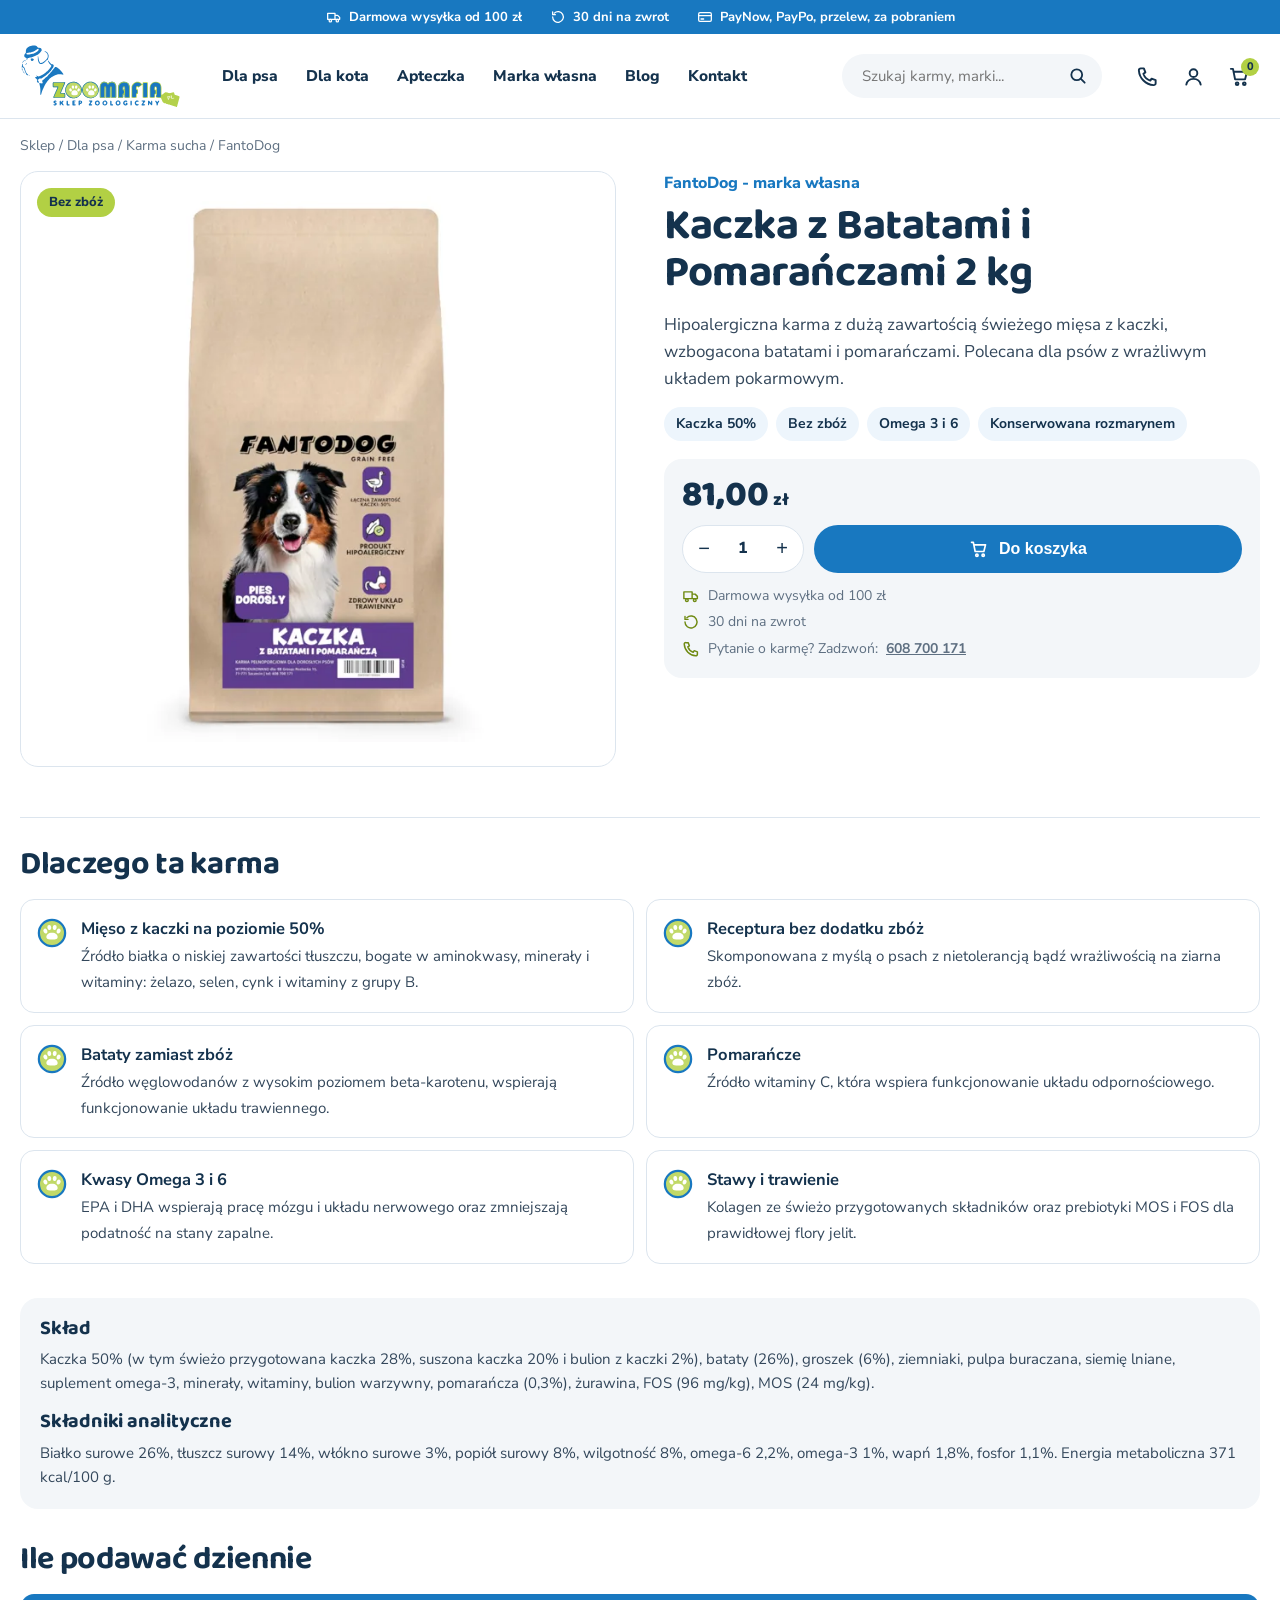
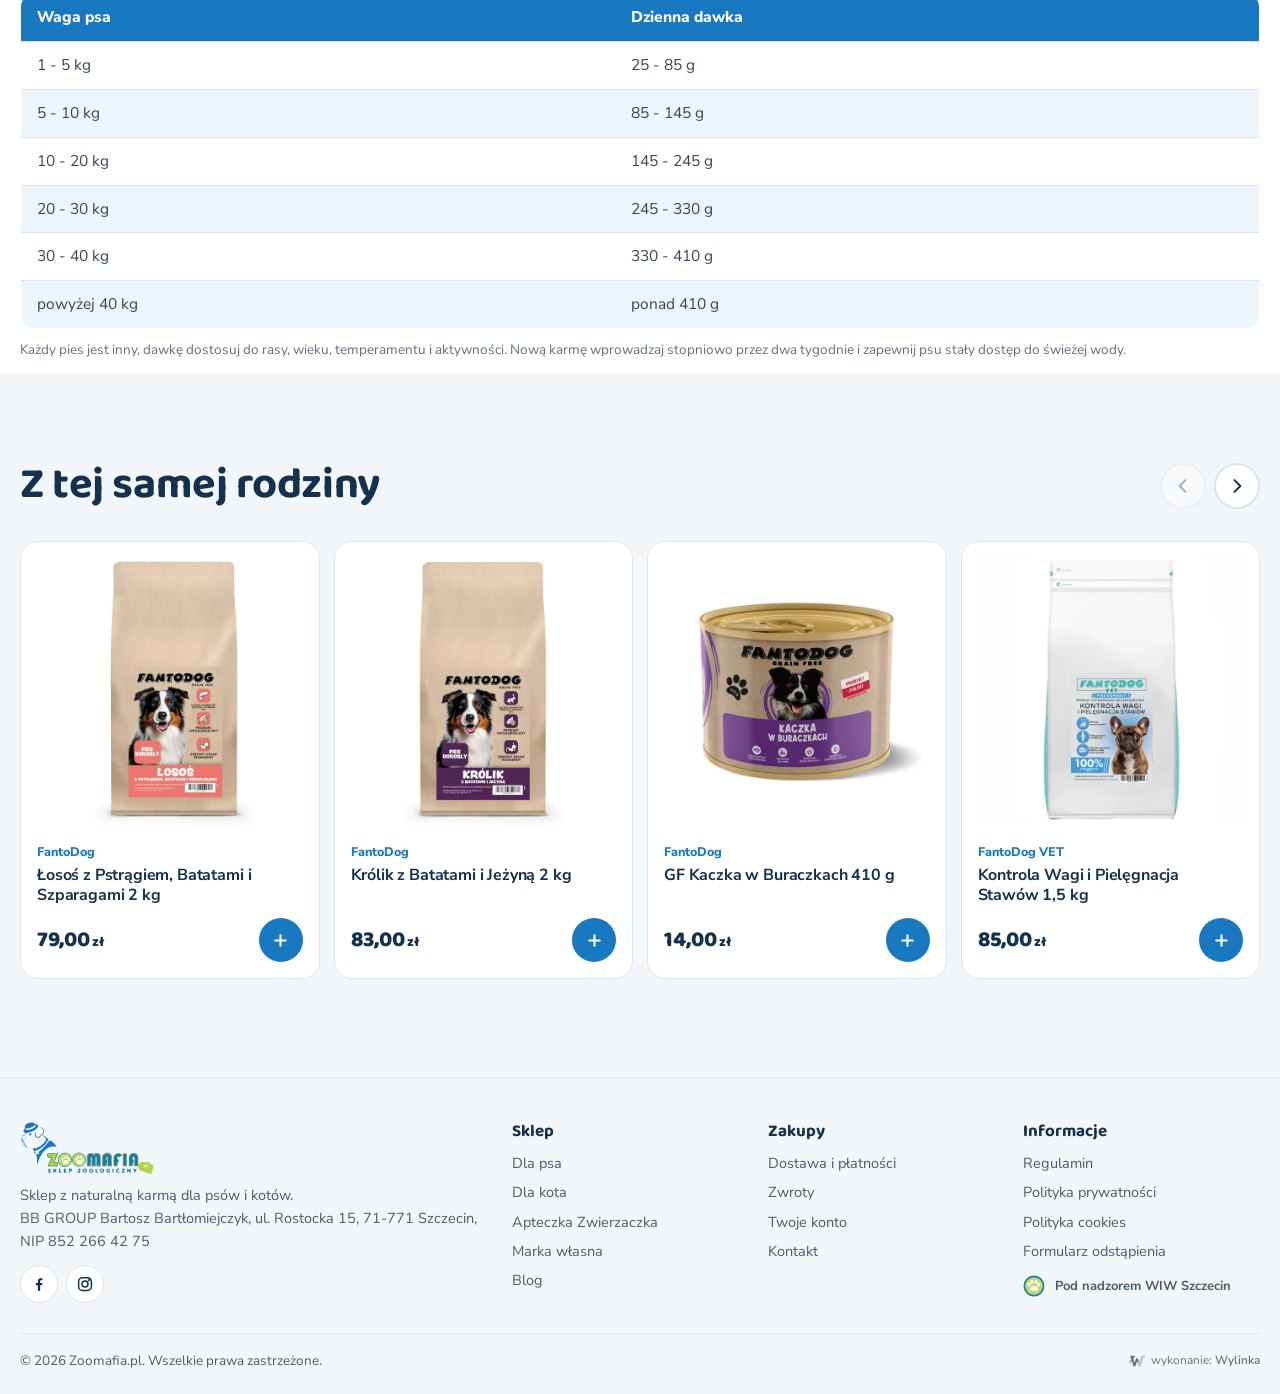
<file: produkt.html>
<!doctype html>
<html lang="pl">
<head>
<meta charset="utf-8">
<meta name="viewport" content="width=device-width,initial-scale=1,viewport-fit=cover">
<meta name="robots" content="noindex,nofollow">
<title>FantoDog Kaczka z Batatami i Pomarańczami 2 kg | Zoomafia</title>
<meta name="description" content="FantoDog Kaczka z Batatami i Pomarańczami 2 kg - hipoalergiczna karma bez zbóż, 50% kaczki. Sklep zoologiczny Zoomafia, Szczecin.">
<meta property="og:title" content="Zoomafia - naturalna karma dla psów i kotów">
<meta property="og:description" content="Sklep zoologiczny ze Szczecina. Marka własna FantoDog i FantoCat, darmowa wysyłka od 100 zł.">
<meta property="og:image" content="img/p1717.webp">
<meta name="theme-color" content="#1878C0">
<link rel="icon" href="img/favicon.svg" type="image/svg+xml">
<link rel="preconnect" href="https://fonts.googleapis.com">
<link rel="preconnect" href="https://fonts.gstatic.com" crossorigin>
<link href="https://fonts.googleapis.com/css2?family=Baloo+2:wght@600;700;800&family=Nunito+Sans:opsz,wght@6..12,400;6..12,600;6..12,700;6..12,800&display=swap" rel="stylesheet">
<link rel="stylesheet" href="style.css">
<style>
.wylinka-badge{display:inline-flex;align-items:center;gap:.4em;color:inherit;text-decoration:none;font-size:.875em;line-height:1;opacity:.85}
.wylinka-badge:hover,.wylinka-badge:focus-visible{opacity:1}
.wylinka-badge:focus-visible{outline:2px solid currentColor;outline-offset:3px;border-radius:2px}
.wylinka-badge svg{width:18px;height:18px;flex:none;overflow:visible}
.wylinka-badge b{font-weight:600}
.wylinka-badge .wy-old{opacity:.45;transform-origin:40px 30px;transition:transform .32s cubic-bezier(.3,.7,.4,1),opacity .32s ease-out}
.wylinka-badge .wy-pod{opacity:0;transition:opacity .2s ease-out .08s}
.wylinka-badge:hover .wy-old,.wylinka-badge:focus-visible .wy-old{transform:translate(9px,7px) rotate(9deg);opacity:0}
.wylinka-badge:hover .wy-pod,.wylinka-badge:focus-visible .wy-pod{opacity:1}
@media (prefers-reduced-motion:reduce){.wylinka-badge .wy-old,.wylinka-badge .wy-pod{transition:none}.wylinka-badge:hover .wy-old,.wylinka-badge:focus-visible .wy-old{transform:none;opacity:.45}.wylinka-badge:hover .wy-pod,.wylinka-badge:focus-visible .wy-pod{opacity:0}}
</style>
</head>
<body>
<svg width="0" height="0" style="position:absolute" aria-hidden="true">
 <symbol id="lapa" viewBox="0 0 40 40"><circle cx="20" cy="20" r="17.5" fill="#C1D968" stroke="#1878C0" stroke-width="3"/><g fill="#fff"><path d="M12.6 26.2c-.7-3.6 2.7-6.4 7.4-6.4s8.1 2.8 7.4 6.4c-.5 2.3-4.2 2.5-7.4 2.5s-6.9-.2-7.4-2.5z"/><ellipse cx="11.2" cy="17.4" rx="2.6" ry="3.4" transform="rotate(-24 11.2 17.4)"/><ellipse cx="16.4" cy="12.6" rx="2.6" ry="3.4" transform="rotate(-8 16.4 12.6)"/><ellipse cx="23.6" cy="12.6" rx="2.6" ry="3.4" transform="rotate(8 23.6 12.6)"/><ellipse cx="28.8" cy="17.4" rx="2.6" ry="3.4" transform="rotate(24 28.8 17.4)"/></g></symbol>
 <symbol id="lapa-b" viewBox="0 0 40 40"><g fill="currentColor"><path d="M12.6 26.2c-.7-3.6 2.7-6.4 7.4-6.4s8.1 2.8 7.4 6.4c-.5 2.3-4.2 2.5-7.4 2.5s-6.9-.2-7.4-2.5z"/><ellipse cx="11.2" cy="17.4" rx="2.6" ry="3.4" transform="rotate(-24 11.2 17.4)"/><ellipse cx="16.4" cy="12.6" rx="2.6" ry="3.4" transform="rotate(-8 16.4 12.6)"/><ellipse cx="23.6" cy="12.6" rx="2.6" ry="3.4" transform="rotate(8 23.6 12.6)"/><ellipse cx="28.8" cy="17.4" rx="2.6" ry="3.4" transform="rotate(24 28.8 17.4)"/></g></symbol>
 <symbol id="melonik" viewBox="0 0 40 40"><path d="M9.5 25.5C9.5 13 14 8.5 20 8.5s10.5 4.5 10.5 17z" fill="#1878C0"/><rect x="9.5" y="21" width="21" height="3.6" fill="#fff"/><ellipse cx="20" cy="27.5" rx="17" ry="3.6" fill="#1878C0"/></symbol>
 <symbol id="i-tel" viewBox="0 0 24 24"><path fill="none" stroke="currentColor" stroke-width="2" stroke-linecap="round" stroke-linejoin="round" d="M5 3.5h3.2l1.6 4.2-2.1 1.4a11.5 11.5 0 0 0 7.2 7.2l1.4-2.1 4.2 1.6V19a2 2 0 0 1-2.2 2A16.5 16.5 0 0 1 3 5.7 2 2 0 0 1 5 3.5z"/></symbol>
 <symbol id="i-kosz" viewBox="0 0 24 24"><g fill="none" stroke="currentColor" stroke-width="2" stroke-linecap="round" stroke-linejoin="round"><path d="M3 4h2.2l2.2 11h10.4l2-8H6.3"/><circle cx="9.5" cy="19.5" r="1.4"/><circle cx="17" cy="19.5" r="1.4"/></g></symbol>
 <symbol id="i-plus" viewBox="0 0 24 24"><g fill="none" stroke="currentColor" stroke-width="2.4" stroke-linecap="round"><path d="M12 6v12M6 12h12"/></g></symbol>
 <symbol id="i-konto" viewBox="0 0 24 24"><g fill="none" stroke="currentColor" stroke-width="2" stroke-linecap="round"><circle cx="12" cy="8.5" r="4"/><path d="M4.5 20.5c.8-3.9 3.8-6 7.5-6s6.7 2.1 7.5 6"/></g></symbol>
 <symbol id="i-lupa" viewBox="0 0 24 24"><g fill="none" stroke="currentColor" stroke-width="2.2" stroke-linecap="round"><circle cx="10.5" cy="10.5" r="6.5"/><path d="M15.5 15.5 20 20"/></g></symbol>
 <symbol id="i-menu" viewBox="0 0 24 24"><g fill="none" stroke="currentColor" stroke-width="2.2" stroke-linecap="round"><path d="M4 7h16M4 12h16M4 17h16"/></g></symbol>
 <symbol id="i-x" viewBox="0 0 24 24"><g fill="none" stroke="currentColor" stroke-width="2.2" stroke-linecap="round"><path d="M6 6l12 12M18 6 6 18"/></g></symbol>
 <symbol id="i-auto" viewBox="0 0 24 24"><g fill="none" stroke="currentColor" stroke-width="1.9" stroke-linecap="round" stroke-linejoin="round"><path d="M2.5 6.5h11v9h-11zM13.5 9.5h4l3 3v3h-7"/><circle cx="6.5" cy="17.5" r="1.8"/><circle cx="17" cy="17.5" r="1.8"/></g></symbol>
 <symbol id="i-zwrot" viewBox="0 0 24 24"><g fill="none" stroke="currentColor" stroke-width="1.9" stroke-linecap="round" stroke-linejoin="round"><path d="M4 12a8 8 0 1 0 2.5-5.8"/><path d="M4 4.5v4h4"/></g></symbol>
 <symbol id="i-czas" viewBox="0 0 24 24"><g fill="none" stroke="currentColor" stroke-width="1.9" stroke-linecap="round"><circle cx="12" cy="12" r="8.5"/><path d="M12 7.5V12l3 2"/></g></symbol>
 <symbol id="i-karta" viewBox="0 0 24 24"><g fill="none" stroke="currentColor" stroke-width="1.9" stroke-linecap="round" stroke-linejoin="round"><rect x="2.5" y="5.5" width="19" height="13" rx="2"/><path d="M2.5 10h19M6 15h4"/></g></symbol>
 <symbol id="i-l" viewBox="0 0 24 24"><path fill="none" stroke="currentColor" stroke-width="2.4" stroke-linecap="round" stroke-linejoin="round" d="M15 5l-7 7 7 7"/></symbol>
 <symbol id="i-p" viewBox="0 0 24 24"><path fill="none" stroke="currentColor" stroke-width="2.4" stroke-linecap="round" stroke-linejoin="round" d="M9 5l7 7-7 7"/></symbol>
 <symbol id="i-fb" viewBox="0 0 24 24"><path fill="currentColor" d="M13.5 21v-7.5h2.6l.4-3h-3V8.6c0-.9.3-1.5 1.5-1.5h1.6V4.4c-.3 0-1.2-.1-2.3-.1-2.3 0-3.8 1.4-3.8 3.9v2.3H7.9v3h2.6V21z"/></symbol>
 <symbol id="i-ig" viewBox="0 0 24 24"><g fill="none" stroke="currentColor" stroke-width="2"><rect x="3.5" y="3.5" width="17" height="17" rx="5"/><circle cx="12" cy="12" r="4"/><circle cx="17.2" cy="6.8" r=".6" fill="currentColor"/></g></symbol>
</svg>

<div class="tb"><div class="wrap">
 <span><svg><use href="#i-auto"/></svg>Darmowa wysyłka od 100 zł</span>
 <span class="d"><svg><use href="#i-zwrot"/></svg>30 dni na zwrot</span>
 <span class="d"><svg><use href="#i-karta"/></svg>PayNow, PayPo, przelew, za pobraniem</span>
</div></div>

<header class="top">
 <div class="wrap">
  <a class="logo" href="index.html" aria-label="Zoomafia - strona główna"><img src="img/logo.svg" alt="Zoomafia - sklep zoologiczny" width="160" height="62"></a>
  <nav class="nav" aria-label="Kategorie">
   <div><a href="index.html#zwierzeta">Dla psa</a>
    <div class="mega"><div class="mega-in">
     <div><b>Karma</b><a href="index.html#nowosci">Karma sucha</a><a href="index.html#nowosci">Karma mokra</a><a href="index.html#nowosci">Karma półwilgotna</a><a href="index.html#nowosci">Karma liofilizowana</a></div>
     <div><b>Do miski</b><a href="index.html#nowosci">Przysmaki</a><a href="index.html#marka">FantoDog</a><a href="index.html#marka">FantoDog VET</a><a href="index.html#wiecej">FantoOil</a></div>
    </div></div>
   </div>
   <div><a href="index.html#zwierzeta">Dla kota</a>
    <div class="mega"><div class="mega-in">
     <div><b>Karma</b><a href="index.html#nowosci">Karma sucha</a><a href="index.html#nowosci">Karma mokra</a><a href="index.html#nowosci">Przysmaki</a></div>
     <div><b>Do domu</b><a href="index.html#nowosci">Żwirki</a><a href="index.html#marka">FantoCat</a><a href="index.html#wiecej">FantoOil</a></div>
    </div></div>
   </div>
   <div><a href="index.html#wiecej">Apteczka</a></div>
   <div><a href="index.html#marka">Marka własna</a></div>
   <div><a href="index.html#blog">Blog</a></div>
   <div><a href="index.html#kontakt">Kontakt</a></div>
  </nav>
  <form class="szukaj" role="search" onsubmit="return false"><input type="search" placeholder="Szukaj karmy, marki..." aria-label="Szukaj w sklepie"><button type="submit" aria-label="Szukaj"><svg><use href="#i-lupa"/></svg></button></form>
  <div class="ikony">
   <a class="ik tel-m" href="tel:+48608700171" aria-label="Zadzwoń: 608 700 171"><svg><use href="#i-tel"/></svg></a>
   <a class="ik tel-d" href="tel:+48608700171" aria-label="Zadzwoń: 608 700 171"><svg><use href="#i-tel"/></svg></a>
   <a class="ik" href="#konto" aria-label="Twoje konto" data-demo><svg><use href="#i-konto"/></svg></a>
   <a class="ik" href="#koszyk" aria-label="Koszyk" data-demo><svg><use href="#i-kosz"/></svg><span class="ile" id="ile">0</span></a>
   <button class="ik burger" type="button" aria-label="Otwórz menu" aria-expanded="false" aria-controls="menu"><svg><use href="#i-menu"/></svg></button>
  </div>
 </div>
</header>

<div class="menu" id="menu" aria-hidden="true">
 <div class="tlo" data-zamknij></div>
 <div class="panel" role="dialog" aria-label="Menu">
  <div class="gora"><img src="img/logo.svg" alt="Zoomafia" width="104" height="40"><button class="ik" type="button" aria-label="Zamknij menu" data-zamknij><svg><use href="#i-x"/></svg></button></div>
  <nav>
   <details><summary><svg class="lapa"><use href="#lapa"/></svg>Dla psa</summary>
    <div class="pod"><a href="index.html#nowosci">Karma sucha</a><a href="index.html#nowosci">Karma mokra</a><a href="index.html#nowosci">Karma półwilgotna</a><a href="index.html#nowosci">Karma liofilizowana</a><a href="index.html#nowosci">Przysmaki</a><a href="index.html#marka"><b>FantoDog i FantoDog VET</b></a></div>
   </details>
   <details><summary><svg class="lapa"><use href="#lapa"/></svg>Dla kota</summary>
    <div class="pod"><a href="index.html#nowosci">Karma sucha</a><a href="index.html#nowosci">Karma mokra</a><a href="index.html#nowosci">Przysmaki</a><a href="index.html#nowosci">Żwirki</a><a href="index.html#marka"><b>FantoCat</b></a></div>
   </details>
   <a href="index.html#wiecej">Apteczka Zwierzaczka</a>
   <a href="index.html#marka">Marka własna</a>
   <a href="index.html#blog">Blog</a>
   <a href="index.html#kontakt">Kontakt</a>
  </nav>
  <div class="dol">
   <a class="btn" href="tel:+48608700171"><svg width="20" height="20"><use href="#i-tel"/></svg>608 700 171</a>
   <a class="btn btn-out" href="mailto:sklep@zoomafia.pl">sklep@zoomafia.pl</a>
  </div>
 </div>
</div>

<main>
<div class="wrap">
 <div class="okruchy"><a href="index.html">Sklep</a> / <a href="index.html#zwierzeta">Dla psa</a> / <a href="index.html#nowosci">Karma sucha</a> / <a href="index.html#marka">FantoDog</a></div>
 <section class="karta">
  <div class="galeria"><span class="met">Bez zbóż</span><img src="img/p1717.webp" alt="FantoDog Kaczka z Batatami i Pomarańczami 2kg" width="640" height="640"></div>
  <div>
   <span class="marka">FantoDog - marka własna</span>
   <h1>Kaczka z Batatami i Pomarańczami 2 kg</h1>
   <p class="opis-kr">Hipoalergiczna karma z dużą zawartością świeżego mięsa z kaczki, wzbogacona batatami i pomarańczami. Polecana dla psów z wrażliwym układem pokarmowym.</p>
   <ul class="cechy-kr"><li>Kaczka 50%</li><li>Bez zbóż</li><li>Omega 3 i 6</li><li>Konserwowana rozmarynem</li></ul>
   <div class="kup">
    <span class="cena">81,00<small> zł</small></span>
    <div class="rzad">
     <div class="ilosc"><button type="button" id="minus" aria-label="Mniej">&minus;</button><input id="ilosc" value="1" inputmode="numeric" aria-label="Ilość"><button type="button" id="plus" aria-label="Więcej">+</button></div>
     <button class="btn" type="button" data-dokosza><svg width="20" height="20"><use href="#i-kosz"/></svg>Do koszyka</button>
    </div>
    <div class="info">
     <span><svg><use href="#i-auto"/></svg>Darmowa wysyłka od 100 zł</span>
     <span><svg><use href="#i-zwrot"/></svg>30 dni na zwrot</span>
     <span><svg><use href="#i-tel"/></svg>Pytanie o karmę? Zadzwoń: <a href="tel:+48608700171"><b>608 700 171</b></a></span>
    </div>
   </div>
  </div>
 </section>

 <section class="zakl">
  <h2>Dlaczego ta karma</h2>
  <div class="cechy">
   <div class="cecha"><svg class="lapa"><use href="#lapa"/></svg><div><b>Mięso z kaczki na poziomie 50%</b><span>Źródło białka o niskiej zawartości tłuszczu, bogate w aminokwasy, minerały i witaminy: żelazo, selen, cynk i witaminy z grupy B.</span></div></div>
   <div class="cecha"><svg class="lapa"><use href="#lapa"/></svg><div><b>Receptura bez dodatku zbóż</b><span>Skomponowana z myślą o psach z nietolerancją bądź wrażliwością na ziarna zbóż.</span></div></div>
   <div class="cecha"><svg class="lapa"><use href="#lapa"/></svg><div><b>Bataty zamiast zbóż</b><span>Źródło węglowodanów z wysokim poziomem beta-karotenu, wspierają funkcjonowanie układu trawiennego.</span></div></div>
   <div class="cecha"><svg class="lapa"><use href="#lapa"/></svg><div><b>Pomarańcze</b><span>Źródło witaminy C, która wspiera funkcjonowanie układu odpornościowego.</span></div></div>
   <div class="cecha"><svg class="lapa"><use href="#lapa"/></svg><div><b>Kwasy Omega 3 i 6</b><span>EPA i DHA wspierają pracę mózgu i układu nerwowego oraz zmniejszają podatność na stany zapalne.</span></div></div>
   <div class="cecha"><svg class="lapa"><use href="#lapa"/></svg><div><b>Stawy i trawienie</b><span>Kolagen ze świeżo przygotowanych składników oraz prebiotyki MOS i FOS dla prawidłowej flory jelit.</span></div></div>
  </div>

  <div class="sklad">
   <h3>Skład</h3>
   <p>Kaczka 50% (w tym świeżo przygotowana kaczka 28%, suszona kaczka 20% i bulion z kaczki 2%), bataty (26%), groszek (6%), ziemniaki, pulpa buraczana, siemię lniane, suplement omega-3, minerały, witaminy, bulion warzywny, pomarańcza (0,3%), żurawina, FOS (96 mg/kg), MOS (24 mg/kg).</p>
   <h3 style="margin-top:16px">Składniki analityczne</h3>
   <p style="margin:0">Białko surowe 26%, tłuszcz surowy 14%, włókno surowe 3%, popiół surowy 8%, wilgotność 8%, omega-6 2,2%, omega-3 1%, wapń 1,8%, fosfor 1,1%. Energia metaboliczna 371 kcal/100 g.</p>
  </div>

  <h2>Ile podawać dziennie</h2>
  <table class="dawki">
   <thead><tr><th>Waga psa</th><th>Dzienna dawka</th></tr></thead>
   <tbody>
    <tr><td>1 - 5 kg</td><td>25 - 85 g</td></tr>
    <tr><td>5 - 10 kg</td><td>85 - 145 g</td></tr>
    <tr><td>10 - 20 kg</td><td>145 - 245 g</td></tr>
    <tr><td>20 - 30 kg</td><td>245 - 330 g</td></tr>
    <tr><td>30 - 40 kg</td><td>330 - 410 g</td></tr>
    <tr><td>powyżej 40 kg</td><td>ponad 410 g</td></tr>
   </tbody>
  </table>
  <p class="przyp">Każdy pies jest inny, dawkę dostosuj do rasy, wieku, temperamentu i aktywności. Nową karmę wprowadzaj stopniowo przez dwa tygodnie i zapewnij psu stały dostęp do świeżej wody.</p>
 </section>
</div>

<section class="sek sek-szara">
 <div class="wrap">
  <div class="glowa">
   <div><h2>Z tej samej rodziny</h2></div>
   <div class="tor-nav" data-tor="t-rodzina"><button type="button" aria-label="Poprzednie" data-k="-1"><svg><use href="#i-l"/></svg></button><button type="button" aria-label="Następne" data-k="1"><svg><use href="#i-p"/></svg></button></div>
  </div>
  <div class="tor" id="t-rodzina">
   <article class="prod"><div class="zd"><img src="img/p1727.webp" alt="FantoDog Łosoś z Pstrągiem, Batatami i Szparagami 2kg" loading="lazy" width="640" height="640"></div><div class="in"><span class="marka">FantoDog</span><h3><a href="produkt.html">Łosoś z Pstrągiem, Batatami i Szparagami 2 kg</a></h3><div class="dol"><span class="cena">79,00<small>zł</small></span><button class="dokosza" type="button" aria-label="Do koszyka"><svg><use href="#i-plus"/></svg></button></div></div></article>
   <article class="prod"><div class="zd"><img src="img/p1715.webp" alt="FantoDog Królik z Batatami i Jeżyną 2kg" loading="lazy" width="640" height="640"></div><div class="in"><span class="marka">FantoDog</span><h3><a href="produkt.html">Królik z Batatami i Jeżyną 2 kg</a></h3><div class="dol"><span class="cena">83,00<small>zł</small></span><button class="dokosza" type="button" aria-label="Do koszyka"><svg><use href="#i-plus"/></svg></button></div></div></article>
   <article class="prod"><div class="zd"><img src="img/p1736.webp" alt="FantoDog GF Kaczka w Buraczkach 410g" loading="lazy" width="640" height="640"></div><div class="in"><span class="marka">FantoDog</span><h3><a href="produkt.html">GF Kaczka w Buraczkach 410 g</a></h3><div class="dol"><span class="cena">14,00<small>zł</small></span><button class="dokosza" type="button" aria-label="Do koszyka"><svg><use href="#i-plus"/></svg></button></div></div></article>
   <article class="prod"><div class="zd"><img src="img/p1687.webp" alt="FantoDog VET Kontrola Wagi i Pielęgnacja Stawów 1,5kg" loading="lazy" width="640" height="640"></div><div class="in"><span class="marka">FantoDog VET</span><h3><a href="produkt.html">Kontrola Wagi i Pielęgnacja Stawów 1,5 kg</a></h3><div class="dol"><span class="cena">85,00<small>zł</small></span><button class="dokosza" type="button" aria-label="Do koszyka"><svg><use href="#i-plus"/></svg></button></div></div></article>
   <article class="prod"><div class="zd"><img src="img/p1645.webp" alt="FantoOil olej z 100% łososia 250ml" loading="lazy" width="640" height="640"></div><div class="in"><span class="marka">FantoOil</span><h3><a href="produkt.html">Olej z 100% łososia 250 ml</a></h3><div class="dol"><span class="cena">23,90<small>zł</small></span><button class="dokosza" type="button" aria-label="Do koszyka"><svg><use href="#i-plus"/></svg></button></div></div></article>
  </div>
 </div>
</section>
</main>


<footer class="stopka">
 <div class="wrap">
  <div class="kol">
   <div class="marka-kol">
    <img src="img/logo.svg" alt="Zoomafia" width="134" height="52" loading="lazy">
    <p style="margin:0">Sklep z naturalną karmą dla psów i kotów.<br>BB GROUP Bartosz Bartłomiejczyk, ul. Rostocka 15, 71-771 Szczecin, NIP 852 266 42 75</p>
    <div class="spol"><a href="https://www.facebook.com/zoomafia.sklepzoo" target="_blank" rel="noopener" aria-label="Facebook"><svg><use href="#i-fb"/></svg></a><a href="https://www.instagram.com/zoomafia.pl/" target="_blank" rel="noopener" aria-label="Instagram"><svg><use href="#i-ig"/></svg></a></div>
   </div>
   <div><h4>Sklep</h4><ul><li><a href="index.html#zwierzeta">Dla psa</a></li><li><a href="index.html#zwierzeta">Dla kota</a></li><li><a href="index.html#wiecej">Apteczka Zwierzaczka</a></li><li><a href="index.html#marka">Marka własna</a></li><li><a href="index.html#blog">Blog</a></li></ul></div>
   <div><h4>Zakupy</h4><ul><li><a href="index.html#zakupy">Dostawa i płatności</a></li><li><a href="index.html#zakupy">Zwroty</a></li><li><a href="#konto" data-demo>Twoje konto</a></li><li><a href="index.html#kontakt">Kontakt</a></li></ul></div>
   <div><h4>Informacje</h4><ul><li><a href="#regulamin" data-demo>Regulamin</a></li><li><a href="#prywatnosc" data-demo>Polityka prywatności</a></li><li><a href="#cookies" data-demo>Polityka cookies</a></li><li><a href="#odstapienie" data-demo>Formularz odstąpienia</a></li></ul>
    <a class="wiw" href="https://www.wetgiw.gov.pl/nadzor-weterynaryjny/obrot-detaliczny-produktami-otc-na-odleglosc" target="_blank" rel="noopener"><svg width="22" height="22"><use href="#lapa"/></svg>Pod nadzorem WIW Szczecin</a>
   </div>
  </div>
  <div class="pas">
   <span>&copy; <span id="rok">2026</span> Zoomafia.pl. Wszelkie prawa zastrzeżone.</span>
   <a class="wylinka-badge" href="https://wylinka.pl/?utm_source=zoomafia.pl&amp;utm_medium=stopka&amp;utm_campaign=wykonanie" rel="noopener" title="Strona wykonana przez Wylinka"><svg viewBox="0 0 64 64" aria-hidden="true" focusable="false" fill="currentColor"><path d="M9.8 22.8l-1.2-7.9 2.2-3.7 15.5 4.6-.5 1.5-7.2 5.5 4.7 15.6 5-15.6 7 0 4.1 12.7-4.2-.9-2.6 1.8-.8-2.2-5.3 15.6-4.3 0 .4 .2-2.1 2.8-1.3-1.1 1.1-1.4-3.1 .2-.1-1.7 2.2-.1-5.7-16.5-4.8 .6-.8 3.1 0 .5-.3 .5 .8 2.2-1.6 .5-.4-1.3-.8 1.6-1.5-.8 .8-1.6-1.4 .6-.6-1.6 2.3-.8 .2-.4 1.3-4.8 5.9-.8-2.4-6.9zM15.2 13.7l-.1-.4-.4 .8-.1 .8 .1 1 .1 .4 .3 .7 .3-.9 .1-.7 0-.8z"/><path class="wy-pod" d="M37.1 49.8l-4.5-13.3 2.6-1.8 4.2 .9 .9 2.8 3-9.7 0-.5 .1-.8 3.2-8.4 .5-1 .6-1 .9-1.1 1.3-1 1.1-.7 1.4-.5 1.4-.3 .7 0 .9 0 1.2 .3 1.4 .6 .8 .5 .7 .7 .6 .7 .5 .9 .3 .9 .1 .9 0 .8-.2 .9-.5 .9-.5 .6-.7 .5-.7 .3-.1-.1 0-.1 .5-.5 .3-.7 .2-.5 0-.6-.1-.6-.3-.7-.4-.5-.4-.4-.5-.3-.6-.3-.7 0-.7 .1-.6 .1-.5 .4-.5 .5-.3 .5-.2 .7-.1 1.5-1.4 5.1-.8 3.3-.3 .7-.5 .7-6 17.5 1.9 .1-.1 1.7-3.1-.2 1.1 1.4-1.3 1.1-2.1-2.8 .4-.2z"/><path class="wy-old" d="M40.8 50l.4-.2-4.1 0-4.2-12.5 2.5-1.7 4.3 .9 .6 1.9 .6-1.6 0-.3 2.4-7.8 0-.5 .1-.8 3.2-8.4 .4-.8 .6-.9 .9-1.2 .9-.9 1.3-.8 1.4-.6 1.2-.3 1.4-.1 1.3 .1 .6 .2 .8 .3 1.1 .6 .9 .7 .7 .9 .5 .9 .3 .9 .1 1.1-.1 .9-.3 .9-.4 .7-.6 .7-.6 .4-.6 .2-.1-.1 0-.1 .5-.5 .3-.7 .2-.5 0-.5-.1-.6-.2-.6-.3-.5-.4-.5-.5-.3-.6-.3-.7-.1-.6 0-.6 .1-.6 .3-.6 .5-.3 .4-.2 .5-.1 .5-.1 1.5-1.4 5.1-.8 3.3-.3 .7-.5 .7-6 17.5 1.9 .1-.1 1.7-3.1-.2 1.1 1.4-1.3 1.1zM49.6 17.1l.6 1.7-1.5 1.9 .4 .4 1.8-2.1-.7-2.1zM48.1 28.3l.5 1.8-1.7 1.8 .4 .4 1.9-2-.6-2.2zM37.9 41.7l1.7-1.5-.4-.4-1.7 1.4zM42.6 38.7l-1.5 2.8 1.1 2-1.3 2.6 .5 .2 1.5-2.8-1.1-2 1.4-2.5z"/></svg><span>wykonanie: <b>Wylinka</b></span></a>
  </div>
 </div>
</footer>

<div class="toast" id="toast" role="status" aria-live="polite"></div>
<script src="app.js" defer></script>
</body>
</html>
</file>
<file: style.css>
:root{
  --blue:#1878C0;--blue-d:#0F5E9C;--ink:#14324D;--txt:#33475B;--mut:#5F7082;
  --lime:#B2D044;--lime-l:#C1D968;--lime-d:#6F8A12;--sky:#EDF5FC;--gray:#F3F6F9;--line:#DCE5EE;
  --r:18px;--hh:64px;--tb:30px;
  --f-h:"Baloo 2",system-ui,sans-serif;--f-b:"Nunito Sans",system-ui,-apple-system,"Segoe UI",sans-serif;
}
*{box-sizing:border-box}
html{scroll-behavior:smooth;-webkit-text-size-adjust:100%}
body{margin:0;font:16px/1.6 var(--f-b);color:var(--txt);background:#fff;overflow-x:hidden}
img{max-width:100%;display:block}
a{color:inherit}
h1,h2,h3{font-family:var(--f-h);color:var(--ink);line-height:1.08;margin:0;font-weight:700;letter-spacing:-.01em}
h2{font-size:clamp(28px,3.4vw,44px)}
h3{font-size:21px}
p{margin:0 0 12px}
.wrap{width:min(1240px,100% - 32px);margin:0 auto}
.btn{display:inline-flex;align-items:center;gap:10px;background:var(--blue);color:#fff;text-decoration:none;font-weight:800;font-size:16px;padding:14px 24px;border-radius:999px;border:0;cursor:pointer;transition:background .2s,transform .2s}
.btn:hover{background:var(--blue-d)}
.btn:active{transform:scale(.97)}
.btn .lapa{width:22px;height:22px}
.btn-lime{background:var(--lime);color:var(--ink)}
.btn-lime:hover{background:#A3C135}
.btn-out{background:#fff;color:var(--blue);box-shadow:inset 0 0 0 2px var(--blue)}
.btn-out:hover{background:var(--sky)}
.lapa{display:inline-block;flex:none}

/* pasek obietnic */
.tb{background:var(--blue);color:#fff;font-size:13px;font-weight:700;height:var(--tb);display:flex;align-items:center}
.tb .wrap{display:flex;justify-content:center;gap:28px;white-space:nowrap;overflow:hidden}
.tb span{display:inline-flex;align-items:center;gap:7px}
.tb svg{width:16px;height:16px}
.tb .d{display:none}

/* naglowek */
.top{position:sticky;top:0;z-index:50;background:#fff;border-bottom:1px solid var(--line)}
.top .wrap{display:flex;align-items:center;gap:18px;height:var(--hh)}
.logo{display:block;flex:none}
.logo img{height:52px;width:auto}
.nav{display:none}
.szukaj{display:none}
.ikony{margin-left:auto;display:flex;align-items:center;gap:4px}
.ik{position:relative;width:42px;height:42px;display:grid;place-items:center;border-radius:50%;color:var(--ink);text-decoration:none;background:none;border:0;cursor:pointer}
.ik:hover{background:var(--sky)}
.ik svg{width:23px;height:23px}
.ik .ile{position:absolute;top:3px;right:1px;min-width:18px;height:18px;padding:0 4px;border-radius:9px;background:var(--lime);color:var(--ink);font-size:11px;font-weight:800;display:grid;place-items:center}
.burger{display:grid}
.ik.tel-d{display:none}

/* menu mobilne */
.menu{position:fixed;inset:0;z-index:80;visibility:hidden;pointer-events:none}
.menu .tlo{position:absolute;inset:0;background:rgba(14,40,64,.45);opacity:0;transition:opacity .25s}
.menu .panel{position:absolute;top:0;right:0;bottom:0;width:min(360px,88vw);background:#fff;transform:translateX(100%);transition:transform .3s cubic-bezier(.3,.7,.3,1);display:flex;flex-direction:column;overflow-y:auto}
.menu.otw{visibility:visible;pointer-events:auto}
.menu.otw .tlo{opacity:1}
.menu.otw .panel{transform:none}
.menu .gora{display:flex;align-items:center;justify-content:space-between;padding:12px 16px;border-bottom:1px solid var(--line)}
.menu .gora img{height:40px;width:auto}
.menu nav{padding:8px 16px 16px}
.menu details{border-bottom:1px solid var(--line)}
.menu summary,.menu nav>a{display:flex;align-items:center;gap:12px;padding:14px 2px;font:700 19px/1.3 var(--f-h);color:var(--ink);text-decoration:none;list-style:none;cursor:pointer}
.menu summary::-webkit-details-marker{display:none}
.menu summary::after{content:"";margin-left:auto;width:10px;height:10px;border-right:2.5px solid var(--blue);border-bottom:2.5px solid var(--blue);transform:rotate(45deg) translateY(-3px);transition:transform .2s}
.menu details[open] summary::after{transform:rotate(-135deg) translateY(-2px)}
.menu nav>a{border-bottom:1px solid var(--line)}
.menu .lapa{width:26px;height:26px}
.menu .pod{padding:0 0 14px 38px;display:grid;gap:2px}
.menu .pod a{text-decoration:none;color:var(--txt);padding:6px 0;line-height:1.45}
.menu .pod a b{color:var(--ink)}
.menu .dol{margin-top:auto;padding:16px;background:var(--sky);display:grid;gap:10px}
.menu .dol .btn{justify-content:center}

/* hero */
.hero{display:flex;flex-direction:column;min-height:calc(100svh - var(--hh) - var(--tb) - 1px);background:#fff;position:relative}
.hero-foto{position:relative;flex:1 1 0;min-height:min(52vw,24svh);align-self:stretch;width:100%;overflow:hidden}
.hero-foto img{position:absolute;inset:0;width:100%;height:100%;object-fit:cover;object-position:47% 45%}
.hero-foto::after{content:"";position:absolute;left:0;right:0;bottom:-1px;height:34px;background:linear-gradient(to bottom,rgba(255,255,255,0),#fff)}
.hero-in{flex:0 0 auto;padding:6px 0 0}
.hero h1{font-size:clamp(30px,min(8.6vw,4.9svh),62px);line-height:1.03;max-width:12em}
.hero h1 em{font-style:normal;color:var(--blue)}
.hero .lead{font-size:clamp(15px,min(4.1vw,2.3svh),19px);line-height:1.5;margin:clamp(8px,1.4svh,16px) 0 clamp(12px,2svh,24px);max-width:34em}
.hero .akcje{display:flex;align-items:center;gap:14px;flex-wrap:wrap}
.hero .akcje .tel{font-weight:800;color:var(--ink);text-decoration:none;display:inline-flex;align-items:center;gap:8px}
.hero .akcje .tel svg{width:20px;height:20px;color:var(--blue)}
.obietnice{display:grid;grid-template-columns:repeat(2,minmax(0,1fr));gap:8px 14px;margin:clamp(12px,2.2svh,26px) 0 clamp(14px,2.2svh,22px);padding:clamp(10px,1.6svh,16px) 0 0;border-top:1px solid var(--line);font-size:13.5px;font-weight:700;color:var(--ink);line-height:1.3}
.obietnice span{display:flex;align-items:center;gap:8px;min-width:0}
.obietnice svg{width:22px;height:22px;flex:none;color:var(--lime-d)}

/* sekcje */
.sek{padding:clamp(56px,7vw,100px) 0}
.sek-szara{background:var(--gray)}
.sek-sky{background:var(--sky)}
.glowa{display:flex;align-items:flex-end;justify-content:space-between;gap:20px;margin-bottom:28px}
.glowa h2{display:flex;align-items:center;gap:14px}
.glowa h2 .lapa{width:40px;height:40px}
.glowa p{margin:10px 0 0;max-width:40em;color:var(--mut)}
.glowa .wiecej{flex:none;font-weight:800;color:var(--blue);text-decoration:none;white-space:nowrap}
.glowa .wiecej:hover{text-decoration:underline}

/* slad lap - separator */
.slad{height:34px;background:url("img/slad.svg") center/auto 34px repeat-x;opacity:.9;margin:0}

/* pies / kot */
.dwa{display:grid;grid-template-columns:repeat(2,minmax(0,1fr));gap:14px}
.zwierz{position:relative;border-radius:var(--r);overflow:hidden;background:#fff;box-shadow:0 1px 0 var(--line),0 10px 30px -18px rgba(20,50,77,.35);display:flex;flex-direction:column}
.zwierz .foto{position:relative;aspect-ratio:4/3;overflow:hidden}
.zwierz .foto img{width:100%;height:100%;object-fit:cover;transition:transform .6s}
.zwierz:hover .foto img{transform:scale(1.04)}
.zwierz .in{padding:14px 14px 16px}
.zwierz h3{font-size:clamp(22px,2.6vw,32px);display:flex;align-items:center;gap:10px}
.zwierz h3 a{text-decoration:none}
.zwierz h3 a::after{content:"";position:absolute;inset:0 0 auto 0;aspect-ratio:4/3}
.zwierz h3 .lapa{width:30px;height:30px}
.chipy{display:flex;flex-wrap:wrap;gap:6px;margin-top:10px}
.chipy a{position:relative;z-index:2;text-decoration:none;font-size:13.5px;font-weight:700;color:var(--ink);background:var(--gray);border-radius:999px;padding:6px 12px;transition:background .2s}
.chipy a:hover{background:var(--lime-l)}

/* karuzela */
.tor{display:grid;grid-auto-flow:column;grid-auto-columns:calc((100% - 14px)/2.15);gap:14px;overflow-x:auto;scroll-snap-type:x mandatory;scrollbar-width:none;padding:4px 0 8px;cursor:grab;overscroll-behavior-x:contain}
.tor::-webkit-scrollbar{display:none}
.tor.ciag{cursor:grabbing;scroll-snap-type:none}
.tor>*{scroll-snap-align:start}
.tor-nav{display:flex;gap:8px}
.tor-nav button{width:46px;height:46px;border-radius:50%;border:2px solid var(--line);background:#fff;color:var(--ink);cursor:pointer;display:grid;place-items:center;transition:border-color .2s,background .2s}
.tor-nav button:hover{border-color:var(--blue);background:var(--sky)}
.tor-nav button:disabled{opacity:.35;cursor:default}
.tor-nav svg{width:20px;height:20px}

.prod{background:#fff;border-radius:var(--r);border:1px solid var(--line);display:flex;flex-direction:column;overflow:hidden;transition:box-shadow .25s,border-color .25s;user-select:none}
.prod:hover{border-color:#C9D7E4;box-shadow:0 14px 30px -20px rgba(20,50,77,.45)}
.prod .zd{aspect-ratio:1;background:#fff;display:grid;place-items:center;padding:14px;position:relative}
.prod .zd img{width:100%;height:100%;object-fit:contain;pointer-events:none}
.prod .met{position:absolute;top:12px;left:12px;background:var(--lime);color:var(--ink);font-size:12px;font-weight:800;padding:3px 10px;border-radius:999px}
.prod .in{padding:2px 16px 16px;display:flex;flex-direction:column;flex:1}
.prod .marka{font-size:12.5px;font-weight:800;color:var(--blue)}
.prod h3{font:700 16px/1.3 var(--f-b);color:var(--ink);margin:3px 0 12px;display:-webkit-box;-webkit-line-clamp:2;-webkit-box-orient:vertical;overflow:hidden;min-height:2.6em}
.prod h3 a{text-decoration:none}
.prod .dol{margin-top:auto;display:flex;align-items:center;justify-content:space-between;gap:10px}
.prod .cena{font:800 22px/1 var(--f-h);color:var(--ink)}
.prod .cena small{font-size:14px;margin-left:2px}
.dokosza{width:44px;height:44px;border-radius:50%;background:var(--blue);color:#fff;border:0;display:grid;place-items:center;cursor:pointer;transition:background .2s,transform .2s}
.dokosza:hover{background:var(--blue-d)}
.dokosza:active{transform:scale(.9)}
.dokosza svg{width:21px;height:21px}

/* marka wlasna */
.marka-sek{background:var(--blue);color:#fff;position:relative;overflow:hidden}
.marka-sek h2,.marka-sek h3{color:#fff}
.marka-sek .uklad{display:grid;gap:28px}
.marka-sek .tekst p{color:#E3F0FB;font-size:17px;max-width:34em}
.pieczec{display:inline-flex;align-items:center;gap:12px;margin-bottom:18px;font-weight:800;color:var(--ink);background:var(--lime);padding:8px 16px 8px 10px;border-radius:999px;font-size:14px}
.pieczec svg{width:30px;height:30px}
.marka-sek .lista{list-style:none;padding:0;margin:18px 0 24px;display:grid;gap:10px}
.marka-sek .lista li{display:flex;gap:12px;align-items:flex-start;color:#fff;font-weight:700}
.marka-sek .lista .lapa{width:24px;height:24px;margin-top:1px}
.marka-sek .tor{grid-auto-columns:calc((100% - 14px)/2.15)}
.marka-sek .prod h3{color:var(--ink)}
.marka-sek .prod{border-color:transparent}
.marka-sek .tor-nav button{background:transparent;border-color:rgba(255,255,255,.45);color:#fff}
.marka-sek .tor-nav button:hover{background:rgba(255,255,255,.12);border-color:#fff}

/* kafle wiecej */
.kafle{display:grid;gap:14px}
.kafel{position:relative;border-radius:var(--r);overflow:hidden;min-height:300px;display:flex;align-items:flex-end;color:#fff;text-decoration:none;isolation:isolate}
.kafel img{position:absolute;inset:0;width:100%;height:100%;object-fit:cover;z-index:-2;transition:transform .6s}
.kafel:hover img{transform:scale(1.04)}
.kafel::before{content:"";position:absolute;inset:0;z-index:-1;background:linear-gradient(180deg,rgba(10,30,50,0) 35%,rgba(10,30,50,.82))}
.kafel .in{padding:22px}
.kafel h3{color:#fff;font-size:26px;margin-bottom:6px}
.kafel p{margin:0 0 12px;color:#EAF2F9;max-width:28em}
.kafel .str{font-weight:800;display:inline-flex;align-items:center;gap:8px;color:var(--lime)}
.kafel-txt{background:var(--lime);color:var(--ink);align-items:stretch}
.kafel-txt::before{display:none}
.kafel-txt .in{display:flex;flex-direction:column;justify-content:space-between;gap:20px;width:100%}
.kafel-txt h3{color:var(--ink)}
.kafel-txt p{color:var(--ink)}
.kafel-txt .str{color:var(--blue-d)}
.kafel-txt .duza{width:120px;height:120px;color:#fff;opacity:.95}

/* faq */
.faq{display:grid;gap:30px;align-items:start}
.faq .prodfaq{display:flex;gap:16px;align-items:center;background:#fff;border-radius:var(--r);padding:16px;border:1px solid var(--line)}
.faq .prodfaq img{width:96px;height:96px;object-fit:contain;flex:none}
.faq .prodfaq b{font-family:var(--f-h);font-size:19px;color:var(--ink);line-height:1.2;display:block}
.faq details{background:#fff;border-radius:14px;border:1px solid var(--line);margin-bottom:10px}
.faq summary{list-style:none;cursor:pointer;padding:16px 52px 16px 18px;font-weight:800;color:var(--ink);position:relative;line-height:1.4}
.faq summary::-webkit-details-marker{display:none}
.faq summary::after{content:"+";position:absolute;right:18px;top:50%;transform:translateY(-50%);width:26px;height:26px;border-radius:50%;background:var(--sky);color:var(--blue);display:grid;place-items:center;font-size:20px;line-height:1}
.faq details[open] summary::after{content:"\2212"}
.faq details p{padding:0 18px 16px;margin:0}

/* zakupy */
.zakupy{display:grid;grid-template-columns:repeat(2,minmax(0,1fr));gap:12px}
.zak{background:#fff;border-radius:var(--r);padding:18px;border:1px solid var(--line)}
.zak svg{width:34px;height:34px;color:var(--blue);margin-bottom:8px}
.zak b{display:block;font-family:var(--f-h);font-size:19px;color:var(--ink);line-height:1.2;margin-bottom:4px}
.zak span{font-size:14.5px;color:var(--mut);line-height:1.45;display:block}
.platnosci{margin-top:18px;display:flex;flex-wrap:wrap;gap:8px;align-items:center;font-size:14.5px}
.platnosci b{color:var(--ink);margin-right:4px}
.platnosci span{background:#fff;border:1px solid var(--line);border-radius:999px;padding:6px 14px;font-weight:700;color:var(--ink)}

/* blog */
.wpis{background:#fff;border-radius:var(--r);overflow:hidden;border:1px solid var(--line);text-decoration:none;display:flex;flex-direction:column;user-select:none}
.wpis .zd{aspect-ratio:3/2;overflow:hidden}
.wpis .zd img{width:100%;height:100%;object-fit:cover;pointer-events:none;transition:transform .6s}
.wpis:hover .zd img{transform:scale(1.04)}
.wpis .in{padding:16px 18px 20px}
.wpis h3{font-size:21px}
.wpis .czyt{display:inline-block;margin-top:10px;font-weight:800;color:var(--blue)}

/* newsletter */
.news{background:var(--lime);border-radius:calc(var(--r) + 6px);padding:clamp(24px,4vw,48px);display:grid;gap:20px;align-items:center;position:relative;overflow:hidden}
.news h2{font-size:clamp(26px,3vw,38px)}
.news p{color:var(--ink);margin:10px 0 0}
.news form{display:grid;gap:10px}
.news input[type=text],.news input[type=email]{width:100%;font:inherit;font-size:16px;padding:14px 18px;border-radius:999px;border:2px solid transparent;background:#fff;color:var(--ink)}
.news input:focus{outline:none;border-color:var(--blue)}
.news .zg{font-size:12.5px;color:var(--ink);display:flex;gap:8px;align-items:flex-start;line-height:1.4}
.news .zg input{margin-top:2px}
.news .btn{justify-content:center}

/* kontakt */
.kontakt{display:grid;gap:20px}
.miejsca{display:grid;gap:12px}
.miejsce{background:#fff;border:1px solid var(--line);border-radius:var(--r);padding:20px}
.miejsce h3{display:flex;align-items:center;gap:10px;margin-bottom:8px}
.miejsce h3 .lapa{width:28px;height:28px}
.miejsce p{margin:0 0 6px}
.godz{display:grid;grid-template-columns:auto 1fr;gap:2px 16px;font-size:15px;margin-top:8px}
.godz dt{font-weight:700;color:var(--ink)}
.godz dd{margin:0}
.kontakt .linki{display:flex;flex-wrap:wrap;gap:10px;margin-top:4px}
.mapa{border-radius:var(--r);overflow:hidden;min-height:320px;background:var(--gray);border:1px solid var(--line)}
.mapa iframe{width:100%;height:100%;min-height:320px;border:0;display:block}

/* stopka */
.stopka{background:var(--gray);color:#4A5C6E;padding:44px 0 22px;font-size:14.5px;border-top:1px solid var(--line)}
.stopka .kol{display:grid;grid-template-columns:repeat(2,minmax(0,1fr));gap:26px 18px}
.stopka .marka-kol{grid-column:1/-1}
.stopka .marka-kol img{height:52px;width:auto;margin-bottom:10px}
.stopka h4{font:700 17px/1.2 var(--f-h);color:var(--ink);margin:0 0 10px}
.stopka ul{list-style:none;margin:0;padding:0;display:grid;gap:6px}
.stopka a{text-decoration:none}
.stopka a:hover{color:var(--blue)}
.stopka .wiw{display:flex;align-items:center;gap:10px;margin-top:12px;font-size:13px;font-weight:700}
.stopka .spol{display:flex;gap:8px;margin-top:12px}
.stopka .spol a{width:38px;height:38px;border-radius:50%;background:#fff;border:1px solid var(--line);display:grid;place-items:center;color:var(--ink)}
.stopka .spol svg{width:18px;height:18px}
.stopka .pas{margin-top:30px;padding-top:16px;border-top:1px solid var(--line);display:flex;flex-wrap:wrap;gap:10px 24px;justify-content:space-between;align-items:center;font-size:13.5px}

/* toast */
.toast{position:fixed;left:50%;bottom:20px;transform:translate(-50%,calc(100% + 40px));visibility:hidden;background:var(--ink);color:#fff;padding:12px 18px;border-radius:12px;font-weight:700;font-size:14px;z-index:90;transition:transform .3s;max-width:calc(100vw - 32px);text-align:center}
.toast.widac{transform:translate(-50%,0);visibility:visible}

/* karta produktu */
.okruchy{font-size:14px;color:var(--mut);padding:16px 0 0}
.okruchy a{text-decoration:none;color:var(--mut)}
.okruchy a:hover{color:var(--blue)}
.karta{display:grid;gap:22px;padding:14px 0 50px}
.karta .galeria{background:#fff;border:1px solid var(--line);border-radius:var(--r);aspect-ratio:1;display:grid;place-items:center;padding:24px;position:relative}
.karta .galeria img{width:100%;height:100%;object-fit:contain}
.karta .galeria .met{position:absolute;top:16px;left:16px;background:var(--lime);color:var(--ink);font-size:13px;font-weight:800;padding:4px 12px;border-radius:999px}
.karta h1{font-size:clamp(28px,3.4vw,44px)}
.karta .marka{font-weight:800;color:var(--blue);margin-bottom:6px;display:block}
.karta .opis-kr{font-size:17px;margin:14px 0}
.cechy-kr{display:flex;flex-wrap:wrap;gap:8px;margin:0 0 18px;padding:0;list-style:none}
.cechy-kr li{background:var(--sky);color:var(--ink);font-weight:700;font-size:14px;padding:6px 12px;border-radius:999px}
.kup{background:var(--gray);border-radius:var(--r);padding:18px;display:grid;gap:12px}
.kup .cena{font:800 36px/1 var(--f-h);color:var(--ink)}
.kup .cena small{font-size:18px}
.kup .rzad{display:flex;gap:10px;align-items:center}
.ilosc{display:flex;align-items:center;background:#fff;border-radius:999px;border:1px solid var(--line)}
.ilosc button{width:42px;height:46px;border:0;background:none;font-size:20px;color:var(--ink);cursor:pointer}
.ilosc input{width:36px;text-align:center;border:0;font:inherit;font-weight:800;color:var(--ink);background:none}
.kup .btn{flex:1;justify-content:center;white-space:nowrap;padding:14px 16px}
.kup .info{font-size:14px;color:var(--mut);display:grid;gap:4px}
.kup .info span{display:flex;gap:8px;align-items:center}
.kup .info svg{width:18px;height:18px;color:var(--lime-d);flex:none}
.zakl{border-top:1px solid var(--line);padding-top:30px}
.zakl h2{font-size:clamp(24px,2.6vw,32px);margin-bottom:16px}
.cechy{display:grid;gap:12px;margin-bottom:34px}
.cecha{display:flex;gap:14px;background:#fff;border:1px solid var(--line);border-radius:14px;padding:16px}
.cecha .lapa{width:30px;height:30px;margin-top:2px}
.cecha b{display:block;color:var(--ink);font-size:16.5px;margin-bottom:2px}
.cecha span{font-size:15px;line-height:1.5}
.sklad{background:var(--gray);border-radius:var(--r);padding:20px;margin-bottom:34px;font-size:15px}
.sklad h3{font-size:20px;margin-bottom:8px}
.dawki{width:100%;border-collapse:collapse;font-size:15.5px;background:#fff;border-radius:14px;overflow:hidden;border:1px solid var(--line)}
.dawki th,.dawki td{padding:11px 16px;text-align:left;border-bottom:1px solid var(--line)}
.dawki th{background:var(--blue);color:#fff;font-weight:800}
.dawki tr:last-child td{border-bottom:0}
.dawki tr:nth-child(even) td{background:var(--sky)}
.przyp{font-size:13.5px;color:var(--mut);margin-top:10px}

@media (min-width:600px){
  .tor{grid-auto-columns:calc((100% - 28px)/3)}
  .marka-sek .tor{grid-auto-columns:calc((100% - 14px)/2)}
  .kafle{grid-template-columns:repeat(2,minmax(0,1fr))}
  .zakupy{grid-template-columns:repeat(4,minmax(0,1fr))}
  .tb .d{display:inline-flex}
  .obietnice{grid-template-columns:repeat(4,minmax(0,1fr))}
  .obietnice .d{display:flex}
}
@media (min-width:900px){
  :root{--hh:84px;--tb:34px}
  .logo img{height:62px}
  .nav{display:flex;align-items:center;gap:4px;margin-left:12px}
  .nav>div{position:relative}
  .nav>div>a{display:flex;align-items:center;gap:6px;padding:10px 12px;border-radius:999px;font-weight:800;color:var(--ink);text-decoration:none;font-size:15.5px;white-space:nowrap}
  .nav>div>a:hover,.nav>div:focus-within>a{background:var(--sky);color:var(--blue)}
  .nav .mega{position:absolute;top:100%;left:0;padding-top:10px;visibility:hidden;opacity:0;transform:translateY(6px);transition:opacity .2s,transform .2s,visibility .2s}
  .nav>div:hover .mega,.nav>div:focus-within .mega{visibility:visible;opacity:1;transform:none}
  .nav .mega-in{background:#fff;border:1px solid var(--line);border-radius:16px;box-shadow:0 20px 40px -20px rgba(20,50,77,.35);padding:18px 22px;display:grid;grid-template-columns:repeat(2,minmax(150px,auto));gap:16px 34px}
  .nav .mega b{display:block;font-family:var(--f-h);color:var(--ink);font-size:16px;margin-bottom:4px}
  .nav .mega a{display:block;text-decoration:none;color:var(--txt);font-size:14.5px;padding:2px 0}
  .nav .mega a:hover{color:var(--blue)}
  .szukaj{display:flex;align-items:center;margin-left:auto;background:var(--gray);border-radius:999px;padding:0 6px 0 16px;height:44px;width:min(260px,22vw);border:2px solid transparent}
  .szukaj:focus-within{border-color:var(--blue);background:#fff}
  .szukaj input{border:0;background:none;font:inherit;font-size:15px;width:100%;color:var(--ink);outline:none}
  .szukaj button{border:0;background:none;width:34px;height:34px;display:grid;place-items:center;color:var(--ink);cursor:pointer}
  .szukaj svg{width:20px;height:20px}
  .ikony{margin-left:6px}
  .burger{display:none}
  .ik.tel-d{display:grid}
  .ik.tel-m{display:none}

  .hero{flex-direction:row;align-items:stretch}
  .hero-in{order:1;flex:0 0 auto;width:40%;display:flex;flex-direction:column;justify-content:center;padding:40px 48px 40px max(16px,calc((100vw - 1240px)/2))}
  .hero-foto{order:2;flex:1 1 auto;min-height:0;border-radius:0 0 0 48px}
  .hero-foto img{object-position:60% 45%}
  .hero-foto::after{display:none}
  .hero h1{font-size:clamp(40px,min(4.3vw,7svh),74px)}
  .hero .lead{font-size:clamp(17px,min(1.35vw,2.4svh),21px)}
  .obietnice{grid-template-columns:repeat(2,minmax(0,1fr));margin-bottom:0}

  .dwa{gap:22px}
  .zwierz .in{padding:20px 22px 22px}
  .chipy a{font-size:15px;padding:7px 14px}
  .tor{grid-auto-columns:calc((100% - 42px)/4)}
  .marka-sek .uklad{grid-template-columns:minmax(0,5fr) minmax(0,7fr);align-items:center;gap:48px}
  .kafle{grid-template-columns:repeat(3,minmax(0,1fr))}
  .kafel{min-height:380px}
  .faq{grid-template-columns:minmax(0,4fr) minmax(0,7fr);gap:48px}
  .news{grid-template-columns:minmax(0,1fr) minmax(0,1fr)}
  .kontakt{grid-template-columns:minmax(0,5fr) minmax(0,7fr)}
  .mapa,.mapa iframe{min-height:100%}
  .stopka .kol{grid-template-columns:2fr 1fr 1fr 1fr}
  .stopka .marka-kol{grid-column:auto}
  .karta{grid-template-columns:minmax(0,1fr) minmax(0,1fr);gap:48px;align-items:start}
  .karta .galeria{position:sticky;top:calc(var(--hh) + 20px)}
  .cechy{grid-template-columns:repeat(2,minmax(0,1fr))}
}
@media (min-width:900px) and (max-height:760px){
  .hero h1{font-size:clamp(36px,6.6svh,56px)}
  .obietnice{margin-top:16px}
}
@media (min-width:1400px){
  .hero-in{width:38%}
}
@media (max-width:899px){
  .hero-in{padding:2px 16px 0}
  #t-blog{grid-auto-columns:78%}
  .prod .in{padding:2px 12px 12px}
  .prod .cena{font-size:19px}
  .dokosza{width:40px;height:40px}
}
@media (max-width:370px){
  .logo img{height:40px}
  .ik{width:38px}
  .obietnice{font-size:12.5px}
}
@media (prefers-reduced-motion:reduce){*{transition:none!important;scroll-behavior:auto!important}}
</file>
